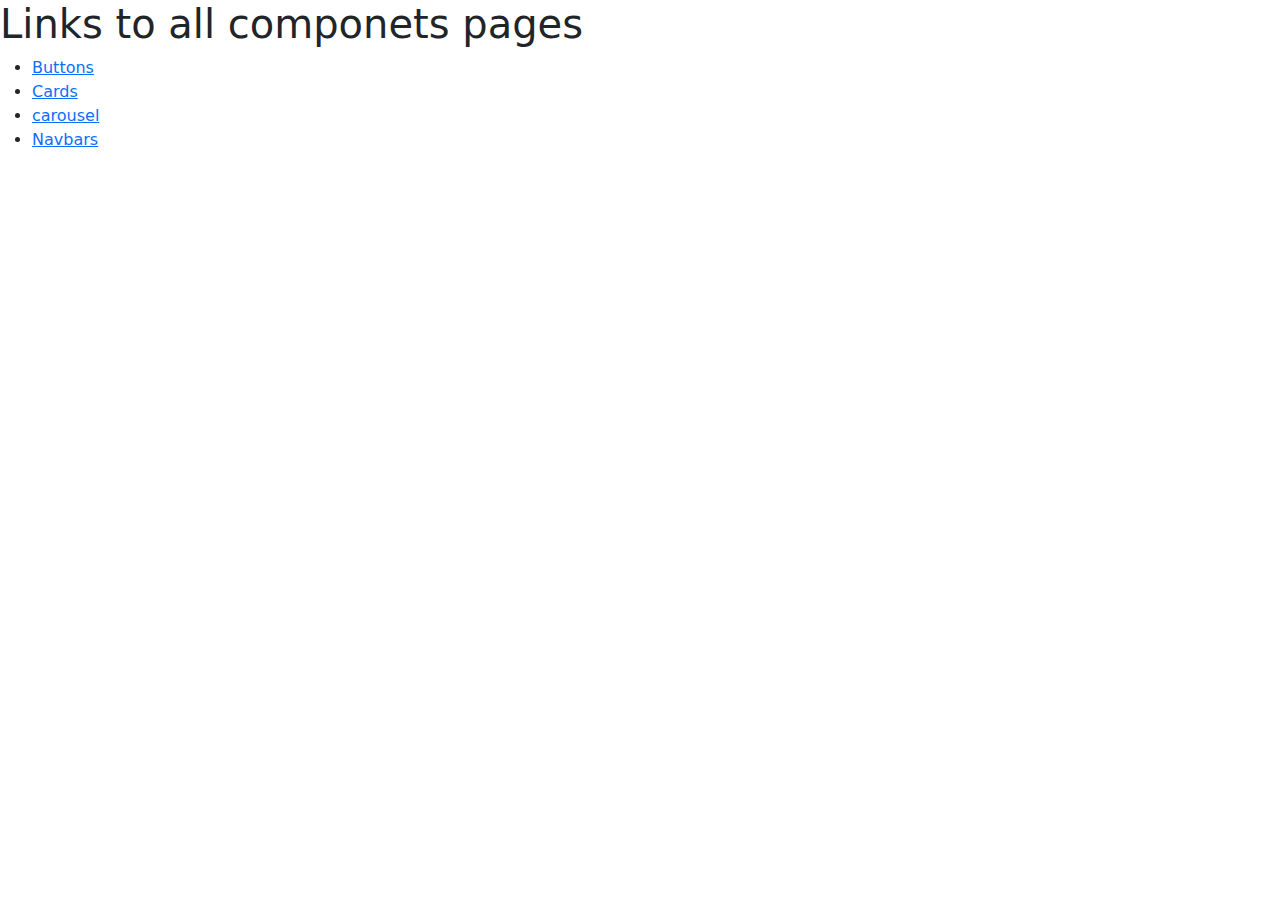
<file: index.html>
<!DOCTYPE html>
<html lang="en">

<head>
    <meta charset="utf-8">
    <meta name="viewport" content="width=device-width, initial-scale=1">
    <title></title>
    <link href="https://cdn.jsdelivr.net/npm/bootstrap@5.3.3/dist/css/bootstrap.min.css" rel="stylesheet"
        integrity="sha384-QWTKZyjpPEjISv5WaRU9OFeRpok6YctnYmDr5pNlyT2bRjXh0JMhjY6hW+ALEwIH" crossorigin="anonymous">
</head>

<body>
    <h1>Links to all componets pages</h1>
    <ul>
        <li>
            <a href="buttons.html">Buttons</a>
        </li>
        <li>
            <a href="cards.html">Cards</a>
        </li>
   
    <li>
       
           <a href="carousel.html">carousel</a>
     
    </li>

    <li>
        <a href="navbars.html">Navbars</a>
    </li>
</ul>
    <script src="https://cdn.jsdelivr.net/npm/bootstrap@5.3.3/dist/js/bootstrap.bundle.min.js"
        integrity="sha384-YvpcrYf0tY3lHB60NNkmXc5s9fDVZLESaAA55NDzOxhy9GkcIdslK1eN7N6jIeHz"
        crossorigin="anonymous"></script>
</body>

</html>
</file>
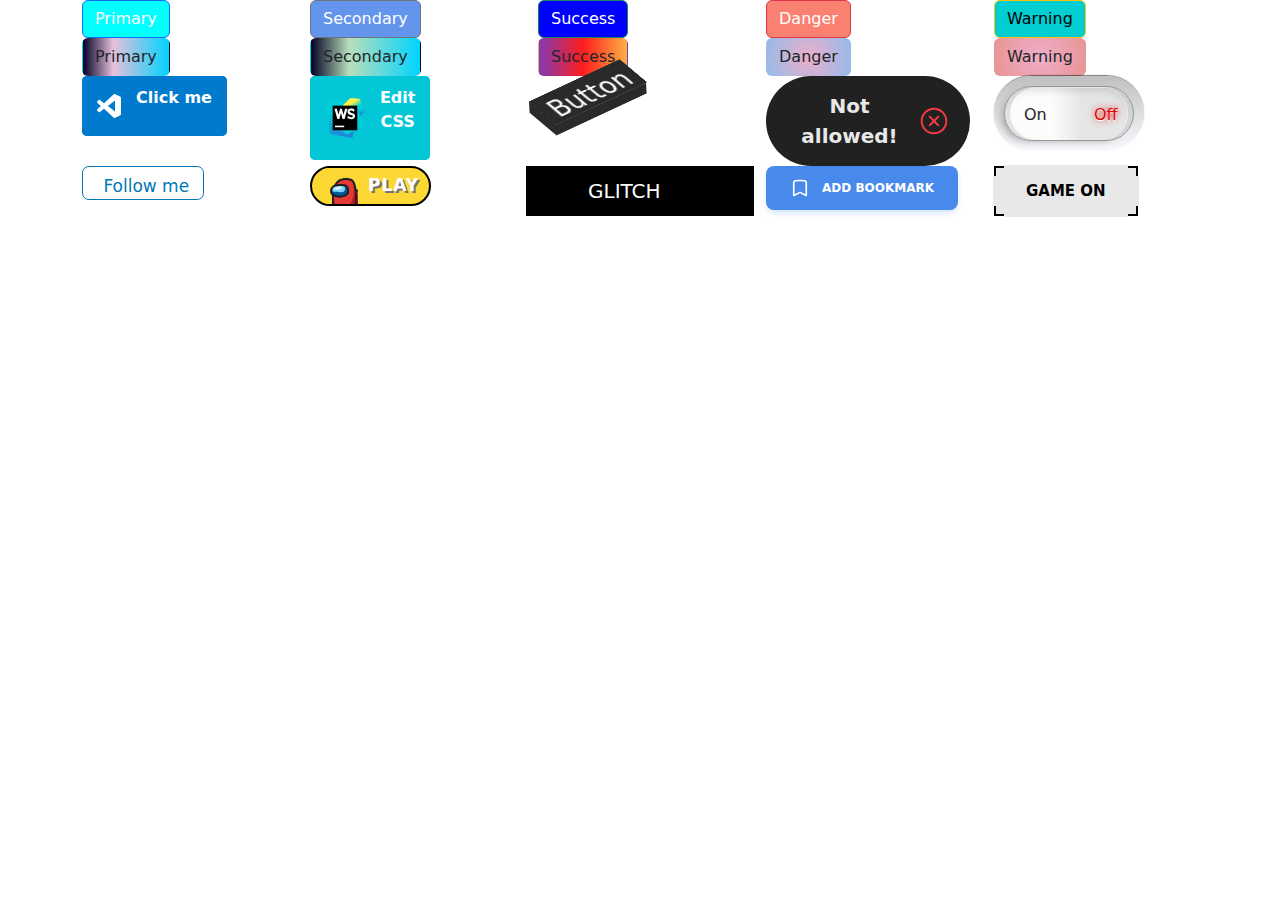
<file: buttons.html>
<!DOCTYPE html>
<html lang="en">

<head>
    <meta charset="utf-8">
    <meta name="viewport" content="width=device-width, initial-scale=1">
    <title>Bootstrap demo</title>
    <link href="https://cdn.jsdelivr.net/npm/bootstrap@5.3.3/dist/css/bootstrap.min.css" rel="stylesheet"
        integrity="sha384-QWTKZyjpPEjISv5WaRU9OFeRpok6YctnYmDr5pNlyT2bRjXh0JMhjY6hW+ALEwIH" crossorigin="anonymous">
    <link rel="stylesheet" href="css/buttons.css">
</head>

<body>
    <div class="container">
        <div class="row">
            <div class="col">
                <button type="button" class="btn btn-primary">Primary</button>
            </div>
            <div class="col">
                <button type="button" class="btn btn-secondary">Secondary</button>

            </div>
            <div class="col">
                <button type="button" class="btn btn-success">Success</button>

            </div>
            <div class="col">
                <button type="button" class="btn btn-danger">Danger</button>
            </div>
            <div class="col">
                <button type="button" class="btn btn-warning">Warning</button>
            </div>

        </div>
        <div class="row">
            <div class="col">
                <button type="button" class="btn btn-primary1">Primary</button>
            </div>
            <div class="col">
                <button type="button" class="btn btn-secondary2">Secondary</button>

            </div>
            <div class="col">
                <button type="button" class="btn btn-success3">Success</button>

            </div>
            <div class="col">
                <button type="button" class="btn btn-danger4">Danger</button>
            </div>
            <div class="col">
                <button type="button" class="btn btn-warning5">Warning</button>
            </div>
        </div>

        <div class="row">
            <div class="col">
                <button class="button1">
                    <svg xmlns="http://www.w3.org/2000/svg" fill="none" viewBox="0 0 24 24" height="24" width="24">
                        <path fill="white"
                            d="M23.15 2.587L18.21 0.210001C17.9308 0.075557 17.6167 0.031246 17.3113 0.083204C17.0058 0.135162 16.724 0.280818 16.505 0.500001L7.04499 9.13L2.92499 6.002C2.73912 5.86101 2.50976 5.78953 2.27669 5.79994C2.04363 5.81035 1.82156 5.902 1.64899 6.059L0.326993 7.261C0.223973 7.35465 0.141644 7.46878 0.0852761 7.59608C0.0289081 7.72339 -0.00025659 7.86106 -0.000350724 8.00028C-0.000444857 8.1395 0.0285336 8.27721 0.0847294 8.40459C0.140925 8.53197 0.2231 8.64621 0.325993 8.74L3.89899 12L0.325993 15.26C0.2231 15.3538 0.140925 15.468 0.0847294 15.5954C0.0285336 15.7228 -0.000444857 15.8605 -0.000350724 15.9997C-0.00025659 16.1389 0.0289081 16.2766 0.0852761 16.4039C0.141644 16.5312 0.223973 16.6454 0.326993 16.739L1.64999 17.94C1.82256 18.097 2.04463 18.1887 2.27769 18.1991C2.51076 18.2095 2.74012 18.138 2.92599 17.997L7.04599 14.869L16.506 23.499C16.7248 23.7182 17.0064 23.8639 17.3117 23.9159C17.6171 23.9679 17.931 23.9235 18.21 23.789L23.152 21.412C23.4062 21.2893 23.6207 21.0973 23.7707 20.8581C23.9207 20.619 24.0002 20.3423 24 20.06V3.939C24 3.65647 23.9203 3.37967 23.7699 3.14048C23.6195 2.90129 23.4046 2.70943 23.15 2.587ZM18.004 17.448L10.826 12L18.004 6.552V17.448Z">
                        </path>
                    </svg>
                    <p class="text">Click me</p>
                </button>
            </div>

            <div class="col">
                <button class="button2">
                    <svg xml:space="preserve" viewBox="0 0 70 70" version="1.1" xmlns="http://www.w3.org/2000/svg">
                        <linearGradient gradientUnits="userSpaceOnUse" y2="66.675" y1="1.4599" x2="43.183" x1="25.068"
                            id="c">
                            <stop offset=".2849" stop-color="#00CDD7"></stop>
                            <stop offset=".9409" stop-color="#2086D7"></stop>
                        </linearGradient>
                        <polygon fill="url(#c)" points="9.4 63.3 0 7.3 17.5 0.1 28.6 6.7 38.8 1.2 60.1 9.4 48.1 70">
                        </polygon>
                        <linearGradient gradientUnits="userSpaceOnUse" y2="54.671" y1="9.7343" x2="61.365" x1="30.72"
                            id="b">
                            <stop offset=".1398" stop-color="#FFF045"></stop>
                            <stop offset=".3656" stop-color="#00CDD7"></stop>
                        </linearGradient>
                        <polygon fill="url(#b)"
                            points="70 23.7 61 1.4 44.6 0 19.3 24.3 26.1 55.6 38.8 64.6 70 46 62.3 31.7"></polygon>
                        <linearGradient gradientUnits="userSpaceOnUse" y2="29.544" y1="15.29" x2="65.106" x1="61.082"
                            id="a">
                            <stop offset=".2849" stop-color="#00CDD7"></stop>
                            <stop offset=".9409" stop-color="#2086D7"></stop>
                        </linearGradient>
                        <polygon fill="url(#a)" points="56 20.4 62.3 31.7 70 23.7 64.4 9.8"></polygon>
                        <rect height="43.2" width="43.2" y="13.4" x="13.4"></rect>
                        <rect fill="#fff" height="2.7" width="16.2" y="48.5" x="17.5"></rect>
                        <path fill="#fff"
                            d="m38.7 34.3 2.3-2.8c1.6 1.3 3.3 2.2 5.3 2.2 1.6 0 2.5-0.6 2.5-1.7v-0.1c0-1-0.6-1.5-3.6-2.3-3.6-0.9-5.8-1.9-5.8-5.5v-0.1c0-3.3 2.6-5.4 6.2-5.4 2.6 0 4.8 0.8 6.6 2.3l-2 3c-1.6-1.1-3.1-1.8-4.6-1.8s-2.3 0.7-2.3 1.6v0.1c0 1.2 0.8 1.6 3.8 2.4 3.6 1 5.6 2.3 5.6 5.4v0.1c0 3.6-2.7 5.6-6.5 5.6-2.7-0.1-5.4-1.1-7.5-3">
                        </path>
                        <polygon fill="#fff"
                            points="35.2 19 32.5 29.4 29.5 19 26.5 19 23.4 29.4 20.7 19 16.6 19 21.7 36.9 25 36.9 28 26.5 30.9 36.9 34.3 36.9 39.4 19">
                        </polygon>
                    </svg>
                    <p class="text">Edit CSS</p>
                </button>
            </div>
            <div class="col">
                <button class="button3">
                    <span></span>
                    <span></span>
                    <span></span>
                    <span></span>
                    <span>Button</span>
                </button>
            </div>
            <div class="col">
                <button class="button4">
                    <span>Not allowed!
                    </span>
                    <span>
                        <svg xmlns="http://www.w3.org/2000/svg" viewBox="0 0 24 24" stroke-miterlimit="2"
                            stroke-linejoin="round" fill-rule="evenodd" clip-rule="evenodd">
                            <path fill-rule="nonzero"
                                d="m12.002 2.005c5.518 0 9.998 4.48 9.998 9.997 0 5.518-4.48 9.998-9.998 9.998-5.517 0-9.997-4.48-9.997-9.998 0-5.517 4.48-9.997 9.997-9.997zm0 1.5c-4.69 0-8.497 3.807-8.497 8.497s3.807 8.498 8.497 8.498 8.498-3.808 8.498-8.498-3.808-8.497-8.498-8.497zm0 7.425 2.717-2.718c.146-.146.339-.219.531-.219.404 0 .75.325.75.75 0 .193-.073.384-.219.531l-2.717 2.717 2.727 2.728c.147.147.22.339.22.531 0 .427-.349.75-.75.75-.192 0-.384-.073-.53-.219l-2.729-2.728-2.728 2.728c-.146.146-.338.219-.53.219-.401 0-.751-.323-.751-.75 0-.192.073-.384.22-.531l2.728-2.728-2.722-2.722c-.146-.147-.219-.338-.219-.531 0-.425.346-.749.75-.749.192 0 .385.073.531.219z">
                            </path>
                        </svg>
                    </span>
                </button>
            </div>
            <div class="col">
                <div class="fx-block">
                    <div class="toggle">
                        <div>
                            <input type="checkbox" id="toggles">
                            <div data-unchecked="On" data-checked="Off">
                            </div>
                        </div>
                    </div>
                </div>
            </div>
        </div>
        <div class="row">
            <div class="col">
                <button class="button5">
                    <p>Follow me</p>
                    <svg viewBox="0 0 16 16" class="bi bi-whatsapp" fill="currentColor" height="16" width="16"
                        xmlns="http://www.w3.org/2000/svg">
                        <path
                            d="M0 1.146C0 .513.526 0 1.175 0h13.65C15.474 0 16 .513 16 1.146v13.708c0 .633-.526 1.146-1.175 1.146H1.175C.526 16 0 15.487 0 14.854V1.146zm4.943 12.248V6.169H2.542v7.225h2.401zm-1.2-8.212c.837 0 1.358-.554 1.358-1.248-.015-.709-.52-1.248-1.342-1.248-.822 0-1.359.54-1.359 1.248 0 .694.521 1.248 1.327 1.248h.016zm4.908 8.212V9.359c0-.216.016-.432.08-.586.173-.431.568-.878 1.232-.878.869 0 1.216.662 1.216 1.634v3.865h2.401V9.25c0-2.22-1.184-3.252-2.764-3.252-1.274 0-1.845.7-2.165 1.193v.025h-.016a5.54 5.54 0 0 1 .016-.025V6.169h-2.4c.03.678 0 7.225 0 7.225h2.4z">
                        </path>
                    </svg>
                </button>
            </div>
            <div class="col">
                <button class="button6">
                    <svg xmlns="http://www.w3.org/2000/svg" viewBox="0 0 36 36" width="36px" height="36px">
                        <rect width="36" height="36" x="0" y="0" fill="#fdd835"></rect>
                        <path fill="#e53935"
                            d="M38.67,42H11.52C11.27,40.62,11,38.57,11,36c0-5,0-11,0-11s1.44-7.39,3.22-9.59 c1.67-2.06,2.76-3.48,6.78-4.41c3-0.7,7.13-0.23,9,1c2.15,1.42,3.37,6.67,3.81,11.29c1.49-0.3,5.21,0.2,5.5,1.28 C40.89,30.29,39.48,38.31,38.67,42z">
                        </path>
                        <path fill="#b71c1c"
                            d="M39.02,42H11.99c-0.22-2.67-0.48-7.05-0.49-12.72c0.83,4.18,1.63,9.59,6.98,9.79 c3.48,0.12,8.27,0.55,9.83-2.45c1.57-3,3.72-8.95,3.51-15.62c-0.19-5.84-1.75-8.2-2.13-8.7c0.59,0.66,3.74,4.49,4.01,11.7 c0.03,0.83,0.06,1.72,0.08,2.66c4.21-0.15,5.93,1.5,6.07,2.35C40.68,33.85,39.8,38.9,39.02,42z">
                        </path>
                        <path fill="#212121"
                            d="M35,27.17c0,3.67-0.28,11.2-0.42,14.83h-2C32.72,38.42,33,30.83,33,27.17 c0-5.54-1.46-12.65-3.55-14.02c-1.65-1.08-5.49-1.48-8.23-0.85c-3.62,0.83-4.57,1.99-6.14,3.92L15,16.32 c-1.31,1.6-2.59,6.92-3,8.96v10.8c0,2.58,0.28,4.61,0.54,5.92H10.5c-0.25-1.41-0.5-3.42-0.5-5.92l0.02-11.09 c0.15-0.77,1.55-7.63,3.43-9.94l0.08-0.09c1.65-2.03,2.96-3.63,7.25-4.61c3.28-0.76,7.67-0.25,9.77,1.13 C33.79,13.6,35,22.23,35,27.17z">
                        </path>
                        <path fill="#01579b"
                            d="M17.165,17.283c5.217-0.055,9.391,0.283,9,6.011c-0.391,5.728-8.478,5.533-9.391,5.337 c-0.913-0.196-7.826-0.043-7.696-5.337C9.209,18,13.645,17.32,17.165,17.283z">
                        </path>
                        <path fill="#212121"
                            d="M40.739,37.38c-0.28,1.99-0.69,3.53-1.22,4.62h-2.43c0.25-0.19,1.13-1.11,1.67-4.9 c0.57-4-0.23-11.79-0.93-12.78c-0.4-0.4-2.63-0.8-4.37-0.89l0.1-1.99c1.04,0.05,4.53,0.31,5.71,1.49 C40.689,24.36,41.289,33.53,40.739,37.38z">
                        </path>
                        <path fill="#81d4fa"
                            d="M10.154,20.201c0.261,2.059-0.196,3.351,2.543,3.546s8.076,1.022,9.402-0.554 c1.326-1.576,1.75-4.365-0.891-5.267C19.336,17.287,12.959,16.251,10.154,20.201z">
                        </path>
                        <path fill="#212121"
                            d="M17.615,29.677c-0.502,0-0.873-0.03-1.052-0.069c-0.086-0.019-0.236-0.035-0.434-0.06 c-5.344-0.679-8.053-2.784-8.052-6.255c0.001-2.698,1.17-7.238,8.986-7.32l0.181-0.002c3.444-0.038,6.414-0.068,8.272,1.818 c1.173,1.191,1.712,3,1.647,5.53c-0.044,1.688-0.785,3.147-2.144,4.217C22.785,29.296,19.388,29.677,17.615,29.677z M17.086,17.973 c-7.006,0.074-7.008,4.023-7.008,5.321c-0.001,3.109,3.598,3.926,6.305,4.27c0.273,0.035,0.48,0.063,0.601,0.089 c0.563,0.101,4.68,0.035,6.855-1.732c0.865-0.702,1.299-1.57,1.326-2.653c0.051-1.958-0.301-3.291-1.073-4.075 c-1.262-1.281-3.834-1.255-6.825-1.222L17.086,17.973z">
                        </path>
                        <path fill="#e1f5fe"
                            d="M15.078,19.043c1.957-0.326,5.122-0.529,4.435,1.304c-0.489,1.304-7.185,2.185-7.185,0.652 C12.328,19.467,15.078,19.043,15.078,19.043z">
                        </path>
                    </svg>
                    <span class="now">now!</span>
                    <span class="play">play</span>
                </button>

            </div>
            <div class="col black-bg">
                <button class="button7">
                    GLITCH
                </button>

            </div>

            <div class="col">
                <button class="button8">
                    <svg
                      aria-hidden="true"
                      stroke="currentColor"
                      stroke-width="2"
                      viewBox="0 0 24 24"
                      fill="none"
                      xmlns="http://www.w3.org/2000/svg"
                    >
                      <path
                        d="M17.593 3.322c1.1.128 1.907 1.077 1.907 2.185V21L12 17.25 4.5 21V5.507c0-1.108.806-2.057 1.907-2.185a48.507 48.507 0 0111.186 0z"
                        stroke-linejoin="round"
                        stroke-linecap="round"
                      ></path>
                    </svg>
                    Add Bookmark
                  </button>
                  

            </div>
            <div class="col">
                <button class="button9">
                    <span> GAME ON
                    </span>
                  </button>
                
            </div>


        </div>
    </div>



    </div>

    <script src="https://cdn.jsdelivr.net/npm/bootstrap@5.3.3/dist/js/bootstrap.bundle.min.js"
        integrity="sha384-YvpcrYf0tY3lHB60NNkmXc5s9fDVZLESaAA55NDzOxhy9GkcIdslK1eN7N6jIeHz"
        crossorigin="anonymous"></script>
</body>

</html>
</file>
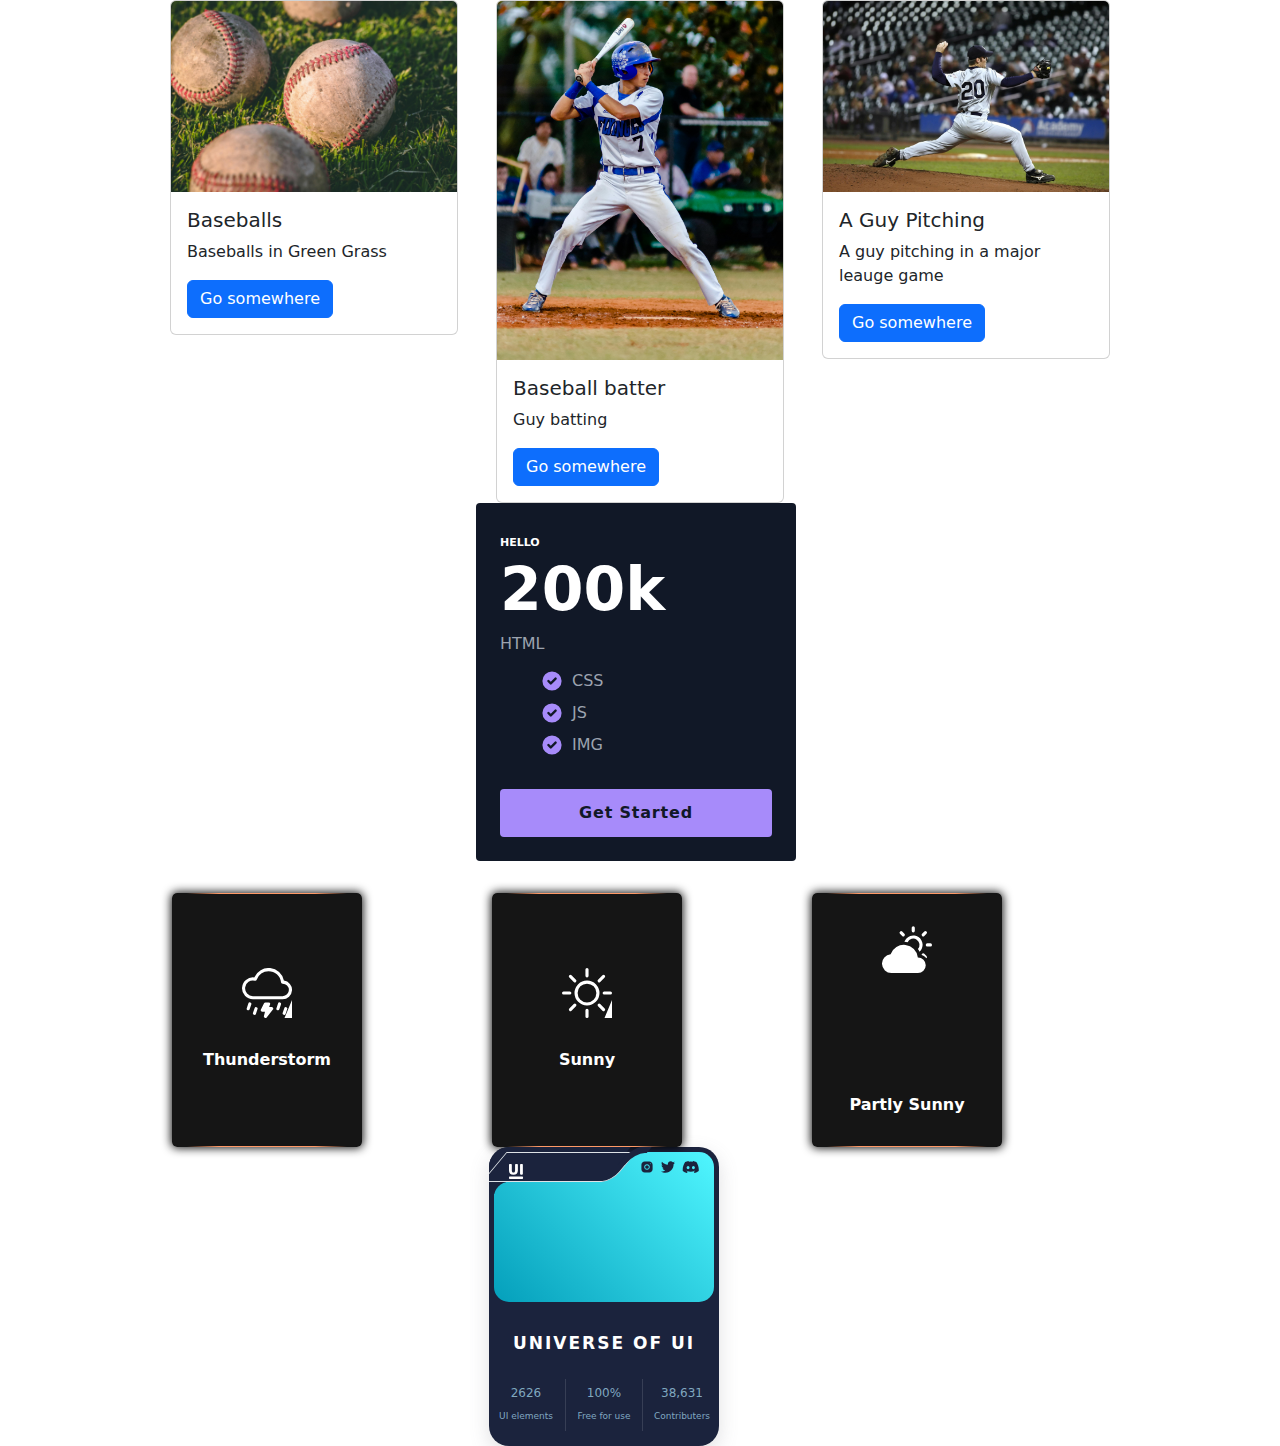
<file: cards.html>
<!DOCTYPE html>
<html lang="en">

<head>
    <meta charset="utf-8">
    <meta name="viewport" content="width=device-width, initial-scale=1">
    <title>Cards</title>
    <link href="https://cdn.jsdelivr.net/npm/bootstrap@5.3.3/dist/css/bootstrap.min.css" rel="stylesheet"
        integrity="sha384-QWTKZyjpPEjISv5WaRU9OFeRpok6YctnYmDr5pNlyT2bRjXh0JMhjY6hW+ALEwIH" crossorigin="anonymous">
    <link rel="stylesheet" href="css/cards.css">
</head>

<body>
    <div class="row justify-content-center">
        <div class="col-3">
            <div class="card" style="width: 18rem;">
                <img src="img/img1.jpg.jpg" class="card-img-top" alt="baseball">
                <div class="card-body">
                    <h5 class="card-title">Baseballs</h5>
                    <p class="card-text">Baseballs in Green Grass
                    </p>
                    <a href="#" class="btn btn-primary">Go somewhere</a>
                </div>
            </div>
        </div>
        <div class="col-3">
            <div class="card" style="width: 18rem;">
                <img src="img/pexels-mandie-inman-896567 (1).jpg" class="card-img-top" alt="baseball">
                <div class="card-body">
                    <h5 class="card-title">Baseball batter</h5>
                    <p class="card-text">Guy batting</p>
                    </p>
                    <a href="#" class="btn btn-primary">Go somewhere</a>
                </div>
            </div>
        </div>
        <div class="col-3">
            <div class="card" style="width: 18rem;">
                <img src="img/pexels-pixabay-163487 (1).jpg" class="card-img-top" alt="baseball">
                <div class="card-body">
                    <h5 class="card-title">A Guy Pitching</h5>
                    <p class="card-text">A guy pitching in a major leauge game</p>
                    <a href="#" class="btn btn-primary">Go somewhere</a>
                </div>
            </div>
        </div>
        <div class="row justify-content-center">
            <div class="col-3">
                <div class="card1">
                    <div class="header">
                        <span class="title">HELLO</span>
                        <span class="price">200k</span>
                    </div>
                    <p class="desc">HTML</p>
                    <ul class="lists">
                        <li class="list">
                            <svg xmlns="http://www.w3.org/2000/svg" viewBox="0 0 20 20" fill="currentColor">
                                <path fill-rule="evenodd"
                                    d="M10 18a8 8 0 100-16 8 8 0 000 16zm3.707-9.293a1 1 0 00-1.414-1.414L9 10.586 7.707 9.293a1 1 0 00-1.414 1.414l2 2a1 1 0 001.414 0l4-4z"
                                    clip-rule="evenodd"></path>
                            </svg>
                            <span>CSS</span>
                        </li>
                        <li class="list">
                            <svg xmlns="http://www.w3.org/2000/svg" viewBox="0 0 20 20" fill="currentColor">
                                <path fill-rule="evenodd"
                                    d="M10 18a8 8 0 100-16 8 8 0 000 16zm3.707-9.293a1 1 0 00-1.414-1.414L9 10.586 7.707 9.293a1 1 0 00-1.414 1.414l2 2a1 1 0 001.414 0l4-4z"
                                    clip-rule="evenodd"></path>
                            </svg>
                            <span>JS</span>
                        </li>
                        <li class="list">
                            <svg xmlns="http://www.w3.org/2000/svg" viewBox="0 0 20 20" fill="currentColor">
                                <path fill-rule="evenodd"
                                    d="M10 18a8 8 0 100-16 8 8 0 000 16zm3.707-9.293a1 1 0 00-1.414-1.414L9 10.586 7.707 9.293a1 1 0 00-1.414 1.414l2 2a1 1 0 001.414 0l4-4z"
                                    clip-rule="evenodd"></path>
                            </svg>
                            <span>IMG</span>
                        </li>
                    </ul>
                    <button type="button" class="action">Get Started</button>
                </div>
            </div>
        </div>
        <div class="row justify-content-center">
            <div class="col-3">
                <div class="card2">
                    <div class="content">
                        <div class="back">
                            <div class="back-content">
                                <svg xmlns="http://www.w3.org/2000/svg" width="50" height="50" fill="currentColor"
                                    class="bi bi-cloud-lightning-rain" viewBox="0 0 16 16">
                                    <path
                                        d="M2.658 11.026a.5.5 0 0 1 .316.632l-.5 1.5a.5.5 0 1 1-.948-.316l.5-1.5a.5.5 0 0 1 .632-.316m9.5 0a.5.5 0 0 1 .316.632l-.5 1.5a.5.5 0 1 1-.948-.316l.5-1.5a.5.5 0 0 1 .632-.316m-7.5 1.5a.5.5 0 0 1 .316.632l-.5 1.5a.5.5 0 1 1-.948-.316l.5-1.5a.5.5 0 0 1 .632-.316m9.5 0a.5.5 0 0 1 .316.632l-.5 1.5a.5.5 0 1 1-.948-.316l.5-1.5a.5.5 0 0 1 .632-.316m-.753-8.499a5.001 5.001 0 0 0-9.499-1.004A3.5 3.5 0 1 0 3.5 10H13a3 3 0 0 0 .405-5.973M8.5 1a4 4 0 0 1 3.976 3.555.5.5 0 0 0 .5.445H13a2 2 0 0 1 0 4H3.5a2.5 2.5 0 1 1 .605-4.926.5.5 0 0 0 .596-.329A4 4 0 0 1 8.5 1M7.053 11.276A.5.5 0 0 1 7.5 11h1a.5.5 0 0 1 .474.658l-.28.842H9.5a.5.5 0 0 1 .39.812l-2 2.5a.5.5 0 0 1-.875-.433L7.36 14H6.5a.5.5 0 0 1-.447-.724z" />


                                    <g stroke-width="0" id="SVGRepo_bgCarrier"></g>

                                    <g stroke-linejoin="round" stroke-linecap="round" id="SVGRepo_tracerCarrier"></g>

                                    <g id="SVGRepo_iconCarrier">

                                        <path
                                            d="M20.84375 0.03125C20.191406 0.0703125 19.652344 0.425781 19.21875 1.53125C18.988281 2.117188 18.5 3.558594 18.03125 4.9375C17.792969 5.636719 17.570313 6.273438 17.40625 6.75C17.390625 6.796875 17.414063 6.855469 17.40625 6.90625C17.398438 6.925781 17.351563 6.949219 17.34375 6.96875L17.25 7.25C18.566406 7.65625 19.539063 8.058594 19.625 8.09375C22.597656 9.21875 28.351563 11.847656 33.28125 16.78125C38.5 22 41.183594 28.265625 42.09375 30.71875C42.113281 30.761719 42.375 31.535156 42.75 32.84375C42.757813 32.839844 42.777344 32.847656 42.78125 32.84375C43.34375 32.664063 44.953125 32.09375 46.3125 31.625C47.109375 31.351563 47.808594 31.117188 48.15625 31C49.003906 30.714844 49.542969 30.292969 49.8125 29.6875C50.074219 29.109375 50.066406 28.429688 49.75 27.6875C49.605469 27.347656 49.441406 26.917969 49.25 26.4375C47.878906 23.007813 45.007813 15.882813 39.59375 10.46875C33.613281 4.484375 25.792969 1.210938 22.125 0.21875C21.648438 0.0898438 21.234375 0.0078125 20.84375 0.03125 Z M 16.46875 9.09375L0.0625 48.625C-0.09375 48.996094 -0.00390625 49.433594 0.28125 49.71875C0.472656 49.910156 0.738281 50 1 50C1.128906 50 1.253906 49.988281 1.375 49.9375L40.90625 33.59375C40.523438 32.242188 40.222656 31.449219 40.21875 31.4375C39.351563 29.089844 36.816406 23.128906 31.875 18.1875C27.035156 13.34375 21.167969 10.804688 18.875 9.9375C18.84375 9.925781 17.8125 9.5 16.46875 9.09375 Z M 17 16C19.761719 16 22 18.238281 22 21C22 23.761719 19.761719 26 17 26C15.140625 26 13.550781 24.972656 12.6875 23.46875L15.6875 16.1875C16.101563 16.074219 16.550781 16 17 16 Z M 31 22C32.65625 22 34 23.34375 34 25C34 25.917969 33.585938 26.730469 32.9375 27.28125L32.90625 27.28125C33.570313 27.996094 34 28.949219 34 30C34 32.210938 32.210938 34 30 34C27.789063 34 26 32.210938 26 30C26 28.359375 26.996094 26.960938 28.40625 26.34375L28.3125 26.3125C28.117188 25.917969 28 25.472656 28 25C28 23.34375 29.34375 22 31 22 Z M 21 32C23.210938 32 25 33.789063 25 36C25 36.855469 24.710938 37.660156 24.25 38.3125L20.3125 39.9375C18.429688 39.609375 17 37.976563 17 36C17 33.789063 18.789063 32 21 32 Z M 9 34C10.65625 34 12 35.34375 12 37C12 38.65625 10.65625 40 9 40C7.902344 40 6.960938 39.414063 6.4375 38.53125L8.25 34.09375C8.488281 34.03125 8.742188 34 9 34Z">
                                        </path>

                                    </g>

                                </svg>
                                <strong>Thunderstorm</strong>
                            </div>
                        </div>
                        <div class="front">

                            <div class="img">
                                <div class="circle">
                                </div>
                                <div class="circle" id="right">
                                </div>
                                <div class="circle" id="bottom">
                                </div>
                            </div>

                            <div class="front-content">
                                <small class="badge">High 68°</small>
                                <small class="badge">Low 49°</small>
                                <div class="description">
                                    <div class="title">
                                        <p class="title">
                                            <strong>Thunderstorms</strong>
                                        </p>
                                        <svg fill-rule="nonzero" height="15px" width="15px" viewBox="0,0,256,256"
                                            xmlns:xlink="http://www.w3.org/1999/xlink"
                                            xmlns="http://www.w3.org/2000/svg">
                                            <g style="mix-blend-mode: normal" text-anchor="none" font-size="none"
                                                font-weight="none" font-family="none" stroke-dashoffset="0"
                                                stroke-dasharray="" stroke-miterlimit="10" stroke-linejoin="miter"
                                                stroke-linecap="butt" stroke-width="1" stroke="none" fill-rule="nonzero"
                                                fill="#20c997">
                                                <g transform="scale(8,8)">
                                                    <path d="M25,27l-9,-6.75l-9,6.75v-23h18z"></path>
                                                </g>
                                            </g>
                                        </svg>
                                    </div>
                                    <p class="card-footer">
                                        Todays Low will be 49° with the High being 68° with scatterd thunderstoms
                                        throughout the state. &nbsp;
                                    </p>
                                </div>
                            </div>
                        </div>
                    </div>
                </div>
            </div>
            <div class="col-3">
                <div class="card2">
                    <div class="content">
                        <div class="back">
                            <div class="back-content">
                                <svg xmlns="http://www.w3.org/2000/svg" width="50" height="50" fill="currentColor"
                                    class="bi bi-brightness-high" viewBox="0 0 16 16">
                                    <path
                                        d="M8 11a3 3 0 1 1 0-6 3 3 0 0 1 0 6m0 1a4 4 0 1 0 0-8 4 4 0 0 0 0 8M8 0a.5.5 0 0 1 .5.5v2a.5.5 0 0 1-1 0v-2A.5.5 0 0 1 8 0m0 13a.5.5 0 0 1 .5.5v2a.5.5 0 0 1-1 0v-2A.5.5 0 0 1 8 13m8-5a.5.5 0 0 1-.5.5h-2a.5.5 0 0 1 0-1h2a.5.5 0 0 1 .5.5M3 8a.5.5 0 0 1-.5.5h-2a.5.5 0 0 1 0-1h2A.5.5 0 0 1 3 8m10.657-5.657a.5.5 0 0 1 0 .707l-1.414 1.415a.5.5 0 1 1-.707-.708l1.414-1.414a.5.5 0 0 1 .707 0m-9.193 9.193a.5.5 0 0 1 0 .707L3.05 13.657a.5.5 0 0 1-.707-.707l1.414-1.414a.5.5 0 0 1 .707 0m9.193 2.121a.5.5 0 0 1-.707 0l-1.414-1.414a.5.5 0 0 1 .707-.707l1.414 1.414a.5.5 0 0 1 0 .707M4.464 4.465a.5.5 0 0 1-.707 0L2.343 3.05a.5.5 0 1 1 .707-.707l1.414 1.414a.5.5 0 0 1 0 .708" />



                                    <g stroke-width="0" id="SVGRepo_bgCarrier"></g>

                                    <g stroke-linejoin="round" stroke-linecap="round" id="SVGRepo_tracerCarrier"></g>

                                    <g id="SVGRepo_iconCarrier">

                                        <path
                                            d="M20.84375 0.03125C20.191406 0.0703125 19.652344 0.425781 19.21875 1.53125C18.988281 2.117188 18.5 3.558594 18.03125 4.9375C17.792969 5.636719 17.570313 6.273438 17.40625 6.75C17.390625 6.796875 17.414063 6.855469 17.40625 6.90625C17.398438 6.925781 17.351563 6.949219 17.34375 6.96875L17.25 7.25C18.566406 7.65625 19.539063 8.058594 19.625 8.09375C22.597656 9.21875 28.351563 11.847656 33.28125 16.78125C38.5 22 41.183594 28.265625 42.09375 30.71875C42.113281 30.761719 42.375 31.535156 42.75 32.84375C42.757813 32.839844 42.777344 32.847656 42.78125 32.84375C43.34375 32.664063 44.953125 32.09375 46.3125 31.625C47.109375 31.351563 47.808594 31.117188 48.15625 31C49.003906 30.714844 49.542969 30.292969 49.8125 29.6875C50.074219 29.109375 50.066406 28.429688 49.75 27.6875C49.605469 27.347656 49.441406 26.917969 49.25 26.4375C47.878906 23.007813 45.007813 15.882813 39.59375 10.46875C33.613281 4.484375 25.792969 1.210938 22.125 0.21875C21.648438 0.0898438 21.234375 0.0078125 20.84375 0.03125 Z M 16.46875 9.09375L0.0625 48.625C-0.09375 48.996094 -0.00390625 49.433594 0.28125 49.71875C0.472656 49.910156 0.738281 50 1 50C1.128906 50 1.253906 49.988281 1.375 49.9375L40.90625 33.59375C40.523438 32.242188 40.222656 31.449219 40.21875 31.4375C39.351563 29.089844 36.816406 23.128906 31.875 18.1875C27.035156 13.34375 21.167969 10.804688 18.875 9.9375C18.84375 9.925781 17.8125 9.5 16.46875 9.09375 Z M 17 16C19.761719 16 22 18.238281 22 21C22 23.761719 19.761719 26 17 26C15.140625 26 13.550781 24.972656 12.6875 23.46875L15.6875 16.1875C16.101563 16.074219 16.550781 16 17 16 Z M 31 22C32.65625 22 34 23.34375 34 25C34 25.917969 33.585938 26.730469 32.9375 27.28125L32.90625 27.28125C33.570313 27.996094 34 28.949219 34 30C34 32.210938 32.210938 34 30 34C27.789063 34 26 32.210938 26 30C26 28.359375 26.996094 26.960938 28.40625 26.34375L28.3125 26.3125C28.117188 25.917969 28 25.472656 28 25C28 23.34375 29.34375 22 31 22 Z M 21 32C23.210938 32 25 33.789063 25 36C25 36.855469 24.710938 37.660156 24.25 38.3125L20.3125 39.9375C18.429688 39.609375 17 37.976563 17 36C17 33.789063 18.789063 32 21 32 Z M 9 34C10.65625 34 12 35.34375 12 37C12 38.65625 10.65625 40 9 40C7.902344 40 6.960938 39.414063 6.4375 38.53125L8.25 34.09375C8.488281 34.03125 8.742188 34 9 34Z">
                                        </path>

                                    </g>

                                </svg>
                                <strong>Sunny</strong>
                            </div>
                        </div>
                        <div class="front">

                            <div class="img">
                                <div class="circle">
                                </div>
                                <div class="circle" id="right">
                                </div>
                                <div class="circle" id="bottom">
                                </div>
                            </div>

                            <div class="front-content">
                                <small class="badge">High 75°</small>
                                <small class="badge">Low 55°</small>
                                <div class="description">
                                    <div class="title">
                                        <p class="title">
                                            <strong>Very Sunny</strong>
                                        </p>
                                        <svg fill-rule="nonzero" height="15px" width="15px" viewBox="0,0,256,256"
                                            xmlns:xlink="http://www.w3.org/1999/xlink"
                                            xmlns="http://www.w3.org/2000/svg">
                                            <g style="mix-blend-mode: normal" text-anchor="none" font-size="none"
                                                font-weight="none" font-family="none" stroke-dashoffset="0"
                                                stroke-dasharray="" stroke-miterlimit="10" stroke-linejoin="miter"
                                                stroke-linecap="butt" stroke-width="1" stroke="none" fill-rule="nonzero"
                                                fill="#20c997">
                                                <g transform="scale(8,8)">
                                                    <path d="M25,27l-9,-6.75l-9,6.75v-23h18z"></path>
                                                </g>
                                            </g>
                                        </svg>
                                    </div>
                                    <p class="card-footer">
                                        Todays high will be 75 degrees with a low of 55 and very sunny throughout the
                                        the day. &nbsp;
                                    </p>
                                </div>
                            </div>
                        </div>
                    </div>
                </div>
            </div>
            <div class="col-3">
                <div class="card2">
                    <div class="content">
                        <div class="back">
                            <div class="back-content">
                                <svg xmlns="http://www.w3.org/2000/svg" width="50" height="50" fill="currentColor"
                                    class="bi bi-cloud-sun-fill" viewBox="0 0 16 16">
                                    <path d="M11.473 11a4.5 4.5 0 0 0-8.72-.99A3 3 0 0 0 3 16h8.5a2.5 2.5 0 0 0 0-5z" />
                                    <path
                                        d="M10.5 1.5a.5.5 0 0 0-1 0v1a.5.5 0 0 0 1 0zm3.743 1.964a.5.5 0 1 0-.707-.707l-.708.707a.5.5 0 0 0 .708.708zm-7.779-.707a.5.5 0 0 0-.707.707l.707.708a.5.5 0 1 0 .708-.708zm1.734 3.374a2 2 0 1 1 3.296 2.198q.3.423.516.898a3 3 0 1 0-4.84-3.225q.529.017 1.028.129m4.484 4.074c.6.215 1.125.59 1.522 1.072a.5.5 0 0 0 .039-.742l-.707-.707a.5.5 0 0 0-.854.377M14.5 6.5a.5.5 0 0 0 0 1h1a.5.5 0 0 0 0-1z" />
                                </svg>



                                <g stroke-width="0" id="SVGRepo_bgCarrier"></g>

                                <g stroke-linejoin="round" stroke-linecap="round" id="SVGRepo_tracerCarrier"></g>

                                <g id="SVGRepo_iconCarrier">

                                    <path
                                        d="M20.84375 0.03125C20.191406 0.0703125 19.652344 0.425781 19.21875 1.53125C18.988281 2.117188 18.5 3.558594 18.03125 4.9375C17.792969 5.636719 17.570313 6.273438 17.40625 6.75C17.390625 6.796875 17.414063 6.855469 17.40625 6.90625C17.398438 6.925781 17.351563 6.949219 17.34375 6.96875L17.25 7.25C18.566406 7.65625 19.539063 8.058594 19.625 8.09375C22.597656 9.21875 28.351563 11.847656 33.28125 16.78125C38.5 22 41.183594 28.265625 42.09375 30.71875C42.113281 30.761719 42.375 31.535156 42.75 32.84375C42.757813 32.839844 42.777344 32.847656 42.78125 32.84375C43.34375 32.664063 44.953125 32.09375 46.3125 31.625C47.109375 31.351563 47.808594 31.117188 48.15625 31C49.003906 30.714844 49.542969 30.292969 49.8125 29.6875C50.074219 29.109375 50.066406 28.429688 49.75 27.6875C49.605469 27.347656 49.441406 26.917969 49.25 26.4375C47.878906 23.007813 45.007813 15.882813 39.59375 10.46875C33.613281 4.484375 25.792969 1.210938 22.125 0.21875C21.648438 0.0898438 21.234375 0.0078125 20.84375 0.03125 Z M 16.46875 9.09375L0.0625 48.625C-0.09375 48.996094 -0.00390625 49.433594 0.28125 49.71875C0.472656 49.910156 0.738281 50 1 50C1.128906 50 1.253906 49.988281 1.375 49.9375L40.90625 33.59375C40.523438 32.242188 40.222656 31.449219 40.21875 31.4375C39.351563 29.089844 36.816406 23.128906 31.875 18.1875C27.035156 13.34375 21.167969 10.804688 18.875 9.9375C18.84375 9.925781 17.8125 9.5 16.46875 9.09375 Z M 17 16C19.761719 16 22 18.238281 22 21C22 23.761719 19.761719 26 17 26C15.140625 26 13.550781 24.972656 12.6875 23.46875L15.6875 16.1875C16.101563 16.074219 16.550781 16 17 16 Z M 31 22C32.65625 22 34 23.34375 34 25C34 25.917969 33.585938 26.730469 32.9375 27.28125L32.90625 27.28125C33.570313 27.996094 34 28.949219 34 30C34 32.210938 32.210938 34 30 34C27.789063 34 26 32.210938 26 30C26 28.359375 26.996094 26.960938 28.40625 26.34375L28.3125 26.3125C28.117188 25.917969 28 25.472656 28 25C28 23.34375 29.34375 22 31 22 Z M 21 32C23.210938 32 25 33.789063 25 36C25 36.855469 24.710938 37.660156 24.25 38.3125L20.3125 39.9375C18.429688 39.609375 17 37.976563 17 36C17 33.789063 18.789063 32 21 32 Z M 9 34C10.65625 34 12 35.34375 12 37C12 38.65625 10.65625 40 9 40C7.902344 40 6.960938 39.414063 6.4375 38.53125L8.25 34.09375C8.488281 34.03125 8.742188 34 9 34Z">
                                    </path>

                                </g>
                                </svg>
                                <strong>Partly Sunny</strong>
                            </div>
                        </div>
                        <div class="front">

                            <div class="img">
                                <div class="circle">
                                </div>
                                <div class="circle" id="right">
                                </div>
                                <div class="circle" id="bottom">
                                </div>
                            </div>

                            <div class="front-content">
                                <small class="badge">High 65°</small>
                                <small class="badge">Low 45°</small>
                                <div class="description">
                                    <div class="title">
                                        <p class="title">
                                            <strong>partly Sunny</strong>
                                        </p>
                                        <svg fill-rule="nonzero" height="15px" width="15px" viewBox="0,0,256,256"
                                            xmlns:xlink="http://www.w3.org/1999/xlink"
                                            xmlns="http://www.w3.org/2000/svg">
                                            <g style="mix-blend-mode: normal" text-anchor="none" font-size="none"
                                                font-weight="none" font-family="none" stroke-dashoffset="0"
                                                stroke-dasharray="" stroke-miterlimit="10" stroke-linejoin="miter"
                                                stroke-linecap="butt" stroke-width="1" stroke="none" fill-rule="nonzero"
                                                fill="#20c997">
                                                <g transform="scale(8,8)">
                                                    <path d="M25,27l-9,-6.75l-9,6.75v-23h18z"></path>
                                                </g>
                                            </g>
                                        </svg>
                                    </div>
                                    <p class="card-footer">
                                        Todays high will be 65 degrees with a low of 45 and partly sunny throughout the
                                        the day. &nbsp;
                                    </p>
                                </div>
                            </div>
                        </div>
                    </div>
                </div>
            </div>
        </div>
    </div>

    <div class="row justify-content-center">
        <div class="col-3">
            <div class="card5">
                <div class="top-section">
                    <div class="border"></div>
                    <div class="icons">
                        <div class="logo">
                            <svg xmlns="http://www.w3.org/2000/svg" fill="none" viewBox="0 0 94 94" class="svg">
                                <path fill="white"
                                    d="M38.0481 4.82927C38.0481 2.16214 40.018 0 42.4481 0H51.2391C53.6692 0 55.6391 2.16214 55.6391 4.82927V40.1401C55.6391 48.8912 53.2343 55.6657 48.4248 60.4636C43.6153 65.2277 36.7304 67.6098 27.7701 67.6098C18.8099 67.6098 11.925 65.2953 7.11548 60.6663C2.37183 56.0036 3.8147e-06 49.2967 3.8147e-06 40.5456V4.82927C3.8147e-06 2.16213 1.96995 0 4.4 0H13.2405C15.6705 0 17.6405 2.16214 17.6405 4.82927V39.1265C17.6405 43.7892 18.4805 47.2018 20.1605 49.3642C21.8735 51.5267 24.4759 52.6079 27.9678 52.6079C31.4596 52.6079 34.0127 51.5436 35.6268 49.4149C37.241 47.2863 38.0481 43.8399 38.0481 39.0758V4.82927Z">
                                </path>
                                <path fill="white"
                                    d="M86.9 61.8682C86.9 64.5353 84.9301 66.6975 82.5 66.6975H73.6595C71.2295 66.6975 69.2595 64.5353 69.2595 61.8682V4.82927C69.2595 2.16214 71.2295 0 73.6595 0H82.5C84.9301 0 86.9 2.16214 86.9 4.82927V61.8682Z">
                                </path>
                                <path fill="white"
                                    d="M2.86102e-06 83.2195C2.86102e-06 80.5524 1.96995 78.3902 4.4 78.3902H83.6C86.0301 78.3902 88 80.5524 88 83.2195V89.1707C88 91.8379 86.0301 94 83.6 94H4.4C1.96995 94 0 91.8379 0 89.1707L2.86102e-06 83.2195Z">
                                </path>
                            </svg>
                        </div>
                        <div class="social-media">
                            <svg xmlns="http://www.w3.org/2000/svg" viewBox="0 0 30 30" class="svg">
                                <path
                                    d="M 9.9980469 3 C 6.1390469 3 3 6.1419531 3 10.001953 L 3 20.001953 C 3 23.860953 6.1419531 27 10.001953 27 L 20.001953 27 C 23.860953 27 27 23.858047 27 19.998047 L 27 9.9980469 C 27 6.1390469 23.858047 3 19.998047 3 L 9.9980469 3 z M 22 7 C 22.552 7 23 7.448 23 8 C 23 8.552 22.552 9 22 9 C 21.448 9 21 8.552 21 8 C 21 7.448 21.448 7 22 7 z M 15 9 C 18.309 9 21 11.691 21 15 C 21 18.309 18.309 21 15 21 C 11.691 21 9 18.309 9 15 C 9 11.691 11.691 9 15 9 z M 15 11 A 4 4 0 0 0 11 15 A 4 4 0 0 0 15 19 A 4 4 0 0 0 19 15 A 4 4 0 0 0 15 11 z">
                                </path>
                            </svg>
                            <svg class="svg" xmlns="http://www.w3.org/2000/svg" viewBox="0 0 512 512">
                                <path
                                    d="M459.37 151.716c.325 4.548.325 9.097.325 13.645 0 138.72-105.583 298.558-298.558 298.558-59.452 0-114.68-17.219-161.137-47.106 8.447.974 16.568 1.299 25.34 1.299 49.055 0 94.213-16.568 130.274-44.832-46.132-.975-84.792-31.188-98.112-72.772 6.498.974 12.995 1.624 19.818 1.624 9.421 0 18.843-1.3 27.614-3.573-48.081-9.747-84.143-51.98-84.143-102.985v-1.299c13.969 7.797 30.214 12.67 47.431 13.319-28.264-18.843-46.781-51.005-46.781-87.391 0-19.492 5.197-37.36 14.294-52.954 51.655 63.675 129.3 105.258 216.365 109.807-1.624-7.797-2.599-15.918-2.599-24.04 0-57.828 46.782-104.934 104.934-104.934 30.213 0 57.502 12.67 76.67 33.137 23.715-4.548 46.456-13.32 66.599-25.34-7.798 24.366-24.366 44.833-46.132 57.827 21.117-2.273 41.584-8.122 60.426-16.243-14.292 20.791-32.161 39.308-52.628 54.253z">
                                </path>
                            </svg>
                            <svg class="svg" xmlns="http://www.w3.org/2000/svg" viewBox="0 0 640 512">
                                <path
                                    d="M524.531,69.836a1.5,1.5,0,0,0-.764-.7A485.065,485.065,0,0,0,404.081,32.03a1.816,1.816,0,0,0-1.923.91,337.461,337.461,0,0,0-14.9,30.6,447.848,447.848,0,0,0-134.426,0,309.541,309.541,0,0,0-15.135-30.6,1.89,1.89,0,0,0-1.924-.91A483.689,483.689,0,0,0,116.085,69.137a1.712,1.712,0,0,0-.788.676C39.068,183.651,18.186,294.69,28.43,404.354a2.016,2.016,0,0,0,.765,1.375A487.666,487.666,0,0,0,176.02,479.918a1.9,1.9,0,0,0,2.063-.676A348.2,348.2,0,0,0,208.12,430.4a1.86,1.86,0,0,0-1.019-2.588,321.173,321.173,0,0,1-45.868-21.853,1.885,1.885,0,0,1-.185-3.126c3.082-2.309,6.166-4.711,9.109-7.137a1.819,1.819,0,0,1,1.9-.256c96.229,43.917,200.41,43.917,295.5,0a1.812,1.812,0,0,1,1.924.233c2.944,2.426,6.027,4.851,9.132,7.16a1.884,1.884,0,0,1-.162,3.126,301.407,301.407,0,0,1-45.89,21.83,1.875,1.875,0,0,0-1,2.611,391.055,391.055,0,0,0,30.014,48.815,1.864,1.864,0,0,0,2.063.7A486.048,486.048,0,0,0,610.7,405.729a1.882,1.882,0,0,0,.765-1.352C623.729,277.594,590.933,167.465,524.531,69.836ZM222.491,337.58c-28.972,0-52.844-26.587-52.844-59.239S193.056,219.1,222.491,219.1c29.665,0,53.306,26.82,52.843,59.239C275.334,310.993,251.924,337.58,222.491,337.58Zm195.38,0c-28.971,0-52.843-26.587-52.843-59.239S388.437,219.1,417.871,219.1c29.667,0,53.307,26.82,52.844,59.239C470.715,310.993,447.538,337.58,417.871,337.58Z">
                                </path>
                            </svg>
                        </div>
                    </div>
                </div>
                <div class="bottom-section">
                    <span class="title">UNIVERSE OF UI</span>
                    <div class="row row1">
                        <div class="item">
                            <span class="big-text">2626</span>
                            <span class="regular-text">UI elements</span>
                        </div>
                        <div class="item">
                            <span class="big-text">100%</span>
                            <span class="regular-text">Free for use</span>
                        </div>
                        <div class="item">
                            <span class="big-text">38,631</span>
                            <span class="regular-text">Contributers</span>
                        </div>
                    </div>
                </div>
            </div>
        </div>
    </div>


    <script src="https://cdn.jsdelivr.net/npm/bootstrap@5.3.3/dist/js/bootstrap.bundle.min.js"
        integrity="sha384-YvpcrYf0tY3lHB60NNkmXc5s9fDVZLESaAA55NDzOxhy9GkcIdslK1eN7N6jIeHz"
        crossorigin="anonymous"></script>
</body>

</html>
</file>
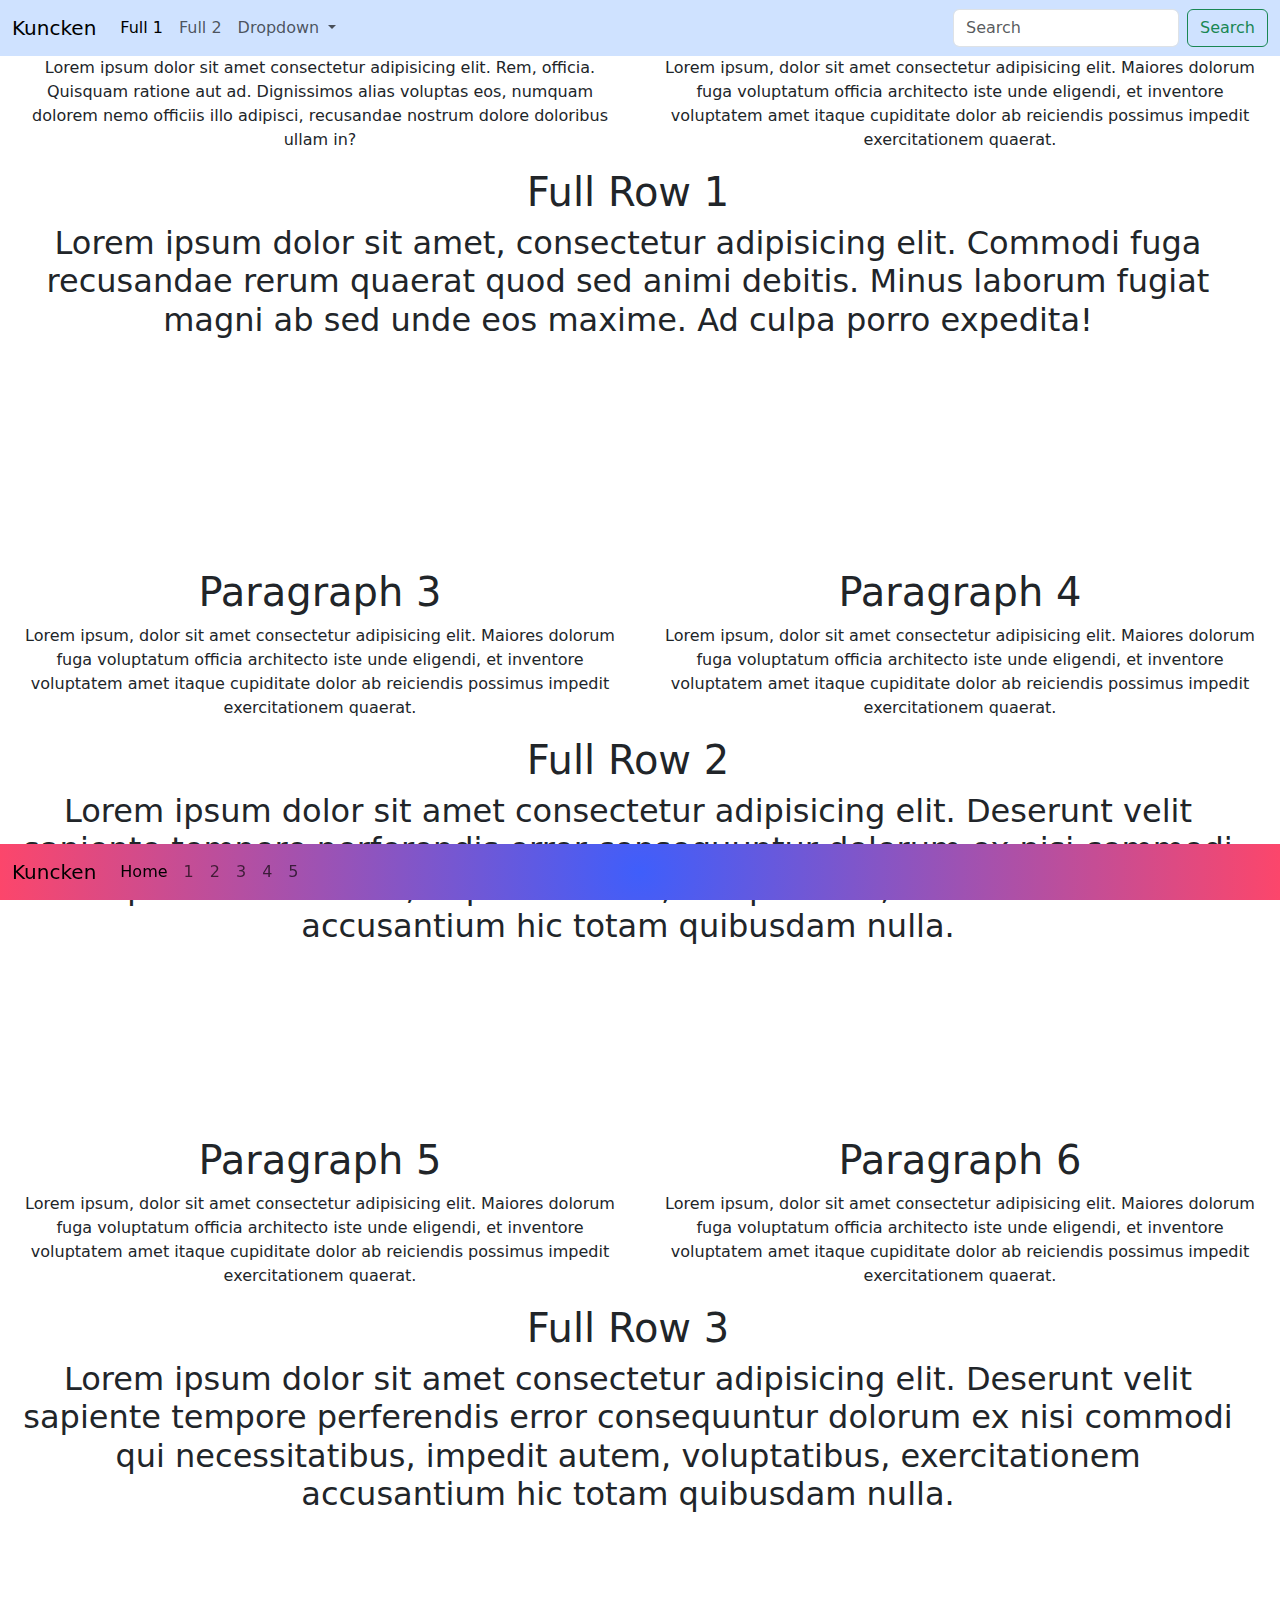
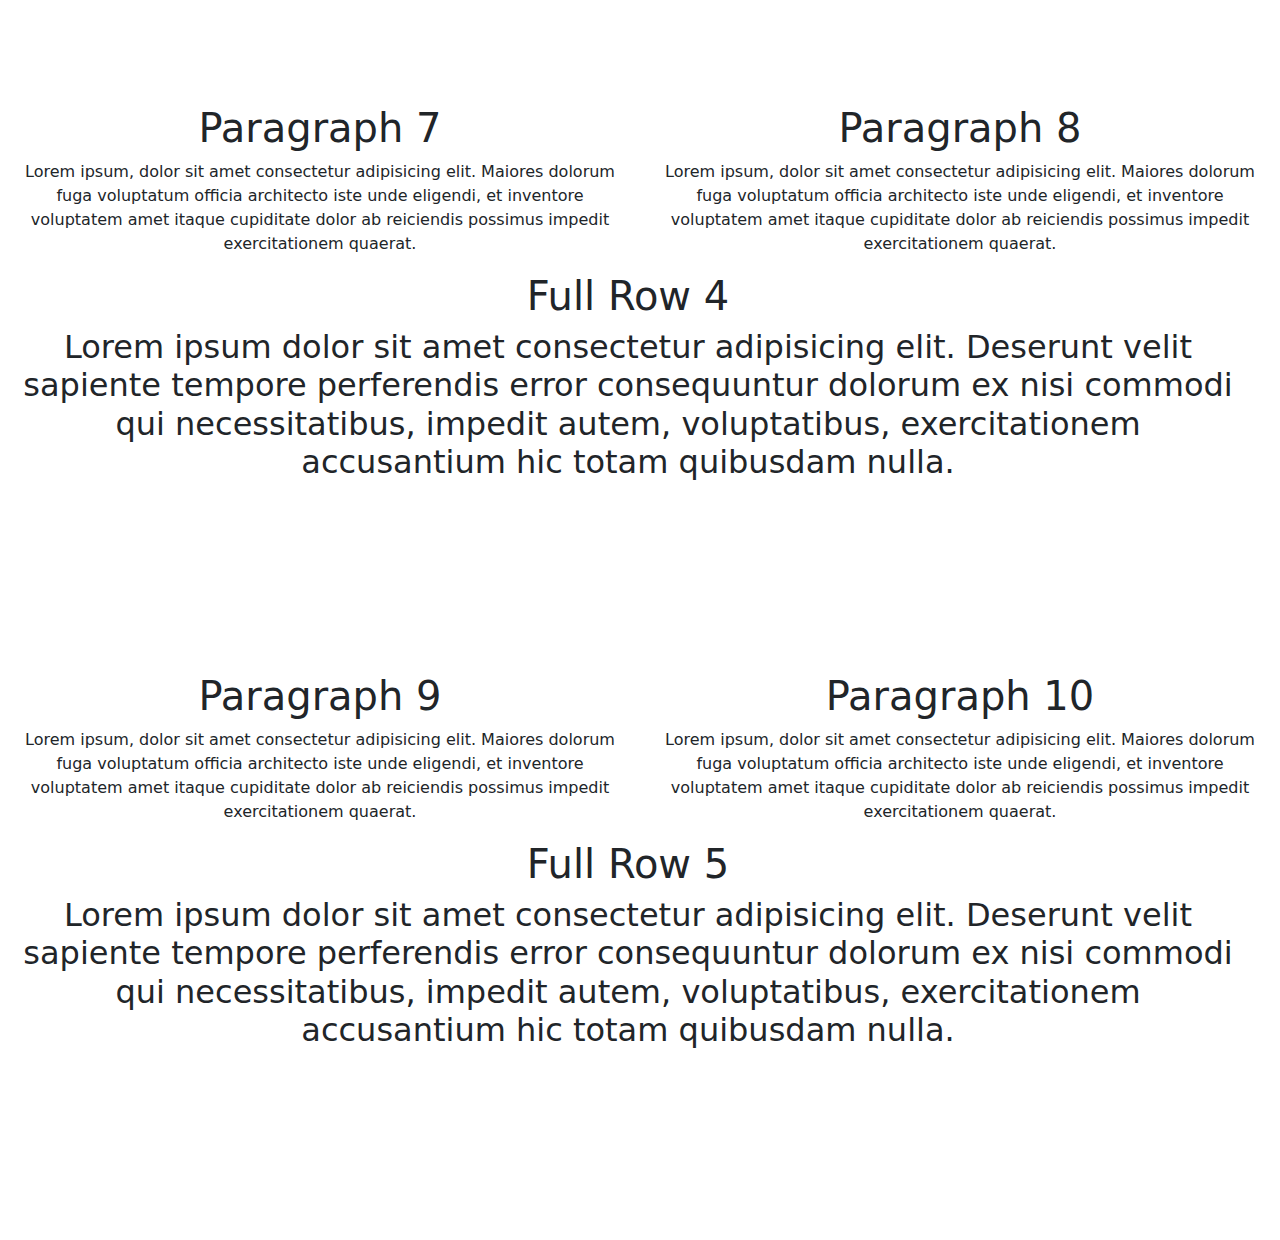
<file: navbars.html>
<!DOCTYPE html>
<html lang="en">

<head>
    <meta charset="utf-8">
    <meta name="viewport" content="width=device-width, initial-scale=1">
    <title>Bootstrap demo</title>
    <link href="https://cdn.jsdelivr.net/npm/bootstrap@5.3.3/dist/css/bootstrap.min.css" rel="stylesheet"
        integrity="sha384-QWTKZyjpPEjISv5WaRU9OFeRpok6YctnYmDr5pNlyT2bRjXh0JMhjY6hW+ALEwIH" crossorigin="anonymous">
    <link rel="stylesheet" href="css/navbars.css">
</head>

<body>

    <nav class="navbar navbar-expand-lg bg-primary-subtle fixed-top">
        <div class="container-fluid">
            <a class="navbar-brand" href="index.html">Kuncken</a>
            <button class="navbar-toggler" type="button" data-bs-toggle="collapse" data-bs-target="#navbarOne"
                aria-controls="navbarOne" aria-expanded="false" aria-label="Toggle navigation">
                <span class="navbar-toggler-icon"></span>
            </button>
            <div class="collapse navbar-collapse" id="navbarOne">
                <ul class="navbar-nav me-auto mb-2 mb-lg-0">
                    <li class="nav-item">
                        <a class="nav-link active" aria-current="page" href="#full1">Full 1</a>
                    </li>
                    <li class="nav-item">
                        <a class="nav-link" href="#full2">Full 2</a>
                    </li>
                    <li class="nav-item dropdown">
                        <a class="nav-link dropdown-toggle" href="#" role="button" data-bs-toggle="dropdown"
                            aria-expanded="false">
                            Dropdown
                        </a>
                        <ul class="dropdown-menu">
                            <li><a class="dropdown-item" href="#full3">Full 3</a></li>
                            <li><a class="dropdown-item" href="#full4">Full 4</a></li>
                            <li>
                                <hr class="dropdown-divider">
                            </li>
                            <li><a class="dropdown-item" href="#full5">Full 5</a></li>
                        </ul>
                    </li>
                </ul>
                <form class="d-flex" role="search">
                    <input class="form-control me-2" type="search" placeholder="Search" aria-label="Search">
                    <button class="btn btn-outline-success" type="submit">Search</button>
                </form>
            </div>
        </div>
    </nav>

    <nav class="navbar navbar-expand-lg bg-gradient fixed-bottom">
        <div class="container-fluid">
            <a class="navbar-brand" href="index.html">Kuncken</a>
            <button class="navbar-toggler" type="button" data-bs-toggle="collapse"
                data-bs-target="#navbarSupportedContent" aria-controls="navbarSupportedContent" aria-expanded="false"
                aria-label="Toggle navigation">
                <span class="navbar-toggler-icon"></span>
            </button>
            <div class="collapse navbar-collapse" id="navbarSupportedContent">
                <ul class="navbar-nav me-auto mb-2 mb-lg-0">
                    <li class="nav-item">
                        <a class="nav-link active" aria-current="page" href="#">Home</a>
                    </li>
                    <li class="nav-item">
                        <a class="nav-link" href="#row1">1</a>
                    </li>
                    <li class="nav-item">
                        <a class="nav-link" href="#row2">2</a>
                    </li>
                    <li class="nav-item">
                        <a class="nav-link" href="#row3">3</a>
                    </li>
                    <li class="nav-item">
                        <a class="nav-link" href="#row4">4</a>
                    </li>
                    <li class="nav-item">
                        <a class="nav-link" href="#row5">5</a>
                    </li>

                </ul>
            </div>
        </div>
    </nav>

    <div class="container-fluid">
        <div id="row1" class="row">
            <div class="col-6">
                <h1>Paragraph 1</h1>
                <p>Lorem ipsum dolor sit amet consectetur adipisicing elit. Rem, officia. Quisquam ratione aut ad.
                    Dignissimos alias voluptas eos, numquam dolorem nemo officiis illo adipisci, recusandae nostrum
                    dolore doloribus ullam in?</p>
            </div>
            <div class="col-6">
                <h1>Paragraph 2</h1>
                <p>Lorem ipsum, dolor sit amet consectetur adipisicing elit. Maiores dolorum fuga voluptatum officia
                    architecto iste unde eligendi, et inventore voluptatem amet itaque cupiditate dolor ab reiciendis
                    possimus impedit exercitationem quaerat.</p>
            </div>
            <div id="full1" class="row">
                <div class="col-12">
                    <h1>Full Row 1</h1>
                    <h2>Lorem ipsum dolor sit amet, consectetur adipisicing elit. Commodi fuga recusandae rerum quaerat
                        quod sed animi debitis. Minus laborum fugiat magni ab sed unde eos maxime. Ad culpa porro
                        expedita!</h2>
                </div>
            </div>
            <div id="row2" class="col-6">
                <h1>Paragraph 3</h1>
                <p>Lorem ipsum, dolor sit amet consectetur adipisicing elit. Maiores dolorum fuga voluptatum officia
                    architecto iste unde eligendi, et inventore voluptatem amet itaque cupiditate dolor ab reiciendis
                    possimus impedit exercitationem quaerat.</p>
            </div>
            <div class="col-6">
                <h1>Paragraph 4</h1>
                <p>Lorem ipsum, dolor sit amet consectetur adipisicing elit. Maiores dolorum fuga voluptatum officia
                    architecto iste unde eligendi, et inventore voluptatem amet itaque cupiditate dolor ab reiciendis
                    possimus impedit exercitationem quaerat.</p>
            </div>
            <div class="row">
                <div id="full2" class="col-12">
                    <h1>Full Row 2</h1>
                    <h2>Lorem ipsum dolor sit amet consectetur adipisicing elit. Deserunt velit sapiente tempore
                        perferendis error consequuntur dolorum ex nisi commodi qui necessitatibus, impedit autem,
                        voluptatibus, exercitationem accusantium hic totam quibusdam nulla.
                    </h2>
                </div>
            </div>
            <div id="row3" class="col-6">
                <h1>Paragraph 5</h1>
                <p>Lorem ipsum, dolor sit amet consectetur adipisicing elit. Maiores dolorum fuga voluptatum officia
                    architecto iste unde eligendi, et inventore voluptatem amet itaque cupiditate dolor ab reiciendis
                    possimus impedit exercitationem quaerat.</p>
            </div>
            <div class="col-6">
                <h1>Paragraph 6</h1>
                <p>Lorem ipsum, dolor sit amet consectetur adipisicing elit. Maiores dolorum fuga voluptatum officia
                    architecto iste unde eligendi, et inventore voluptatem amet itaque cupiditate dolor ab reiciendis
                    possimus impedit exercitationem quaerat.</p>
            </div>
            <div class="row">
                <div id="full3" class="col-12">
                    <h1>Full Row 3</h1>
                    <h2>Lorem ipsum dolor sit amet consectetur adipisicing elit. Deserunt velit sapiente tempore
                        perferendis error consequuntur dolorum ex nisi commodi qui necessitatibus, impedit autem,
                        voluptatibus, exercitationem accusantium hic totam quibusdam nulla.
                    </h2>
                </div>
            </div>

            <div id="row4" class="col-6">
                <h1>Paragraph 7</h1>
                <p>Lorem ipsum, dolor sit amet consectetur adipisicing elit. Maiores dolorum fuga voluptatum officia
                    architecto iste unde eligendi, et inventore voluptatem amet itaque cupiditate dolor ab reiciendis
                    possimus impedit exercitationem quaerat.</p>
            </div>
            <div class="col-6">
                <h1>Paragraph 8</h1>
                <p>Lorem ipsum, dolor sit amet consectetur adipisicing elit. Maiores dolorum fuga voluptatum officia
                    architecto iste unde eligendi, et inventore voluptatem amet itaque cupiditate dolor ab reiciendis
                    possimus impedit exercitationem quaerat.</p>

            </div>
            <div id="full4" class="row">
                <div class="col-12">
                    <h1>Full Row 4</h1>
                    <h2>Lorem ipsum dolor sit amet consectetur adipisicing elit. Deserunt velit sapiente tempore
                        perferendis error consequuntur dolorum ex nisi commodi qui necessitatibus, impedit autem,
                        voluptatibus, exercitationem accusantium hic totam quibusdam nulla.
                    </h2>
                </div>
            </div>

            <div id="row5" class="col-6">
                <h1>Paragraph 9</h1>
                <p>Lorem ipsum, dolor sit amet consectetur adipisicing elit. Maiores dolorum fuga voluptatum officia
                    architecto iste unde eligendi, et inventore voluptatem amet itaque cupiditate dolor ab reiciendis
                    possimus impedit exercitationem quaerat.</p>
            </div>
            <div class="col-6">
                <h1>Paragraph 10</h1>
                <p>Lorem ipsum, dolor sit amet consectetur adipisicing elit. Maiores dolorum fuga voluptatum officia
                    architecto iste unde eligendi, et inventore voluptatem amet itaque cupiditate dolor ab reiciendis
                    possimus impedit exercitationem quaerat.</p>
            </div>
            <div class="row">
                <div id="full5" class="col-12">
                    <h1>Full Row 5</h1>
                    <h2>Lorem ipsum dolor sit amet consectetur adipisicing elit. Deserunt velit sapiente tempore
                        perferendis error consequuntur dolorum ex nisi commodi qui necessitatibus, impedit autem,
                        voluptatibus, exercitationem accusantium hic totam quibusdam nulla.</h2>

                </div>
            </div>

        </div>
    </div>

    <script src="https://cdn.jsdelivr.net/npm/bootstrap@5.3.3/dist/js/bootstrap.bundle.min.js"
        integrity="sha384-YvpcrYf0tY3lHB60NNkmXc5s9fDVZLESaAA55NDzOxhy9GkcIdslK1eN7N6jIeHz"
        crossorigin="anonymous"></script>
</body>

</html>
</file>
<file: css/buttons.css>
.black-bg {
    background-color: black;
  }
  
  .btn-primary{
      background-color: aqua;
  }
  
  .btn-secondary{
      background-color: cornflowerblue
  }
  
  .btn-success{
      background-color: blue;
  }
  
  .btn-danger{
      background-color: salmon
  }
  
  .btn-warning{
   background-color: darkturquoise
  }
  
  .btn-primary1{
      background: rgb(2,0,36);
      background: linear-gradient(90deg, rgba(2,0,36,1) 0%, rgba(230,192,219,1) 35%, rgba(0,212,255,1) 100%);}
  
  .btn-secondary2{
      background: rgb(2,0,36);
  background: linear-gradient(90deg, rgba(2,0,36,1) 0%, rgba(185,223,187,1) 35%, rgba(0,212,255,1) 100%);
  }
  
  .btn-success3{
      background: rgb(131,58,180);
  background: linear-gradient(90deg, rgba(131,58,180,1) 0%, rgba(253,29,29,1) 50%, rgba(252,176,69,1) 100%);
  }
  
  .btn-danger4{
      background: rgb(238,174,202);
  background: radial-gradient(circle, rgba(238,174,202,1) 0%, rgba(148,187,233,1) 100%);
  }
  
  .btn-warning5{
      background: rgb(238,174,202);
  background: radial-gradient(circle, rgba(238,174,202,1) 0%, rgba(233,148,148,1) 100%);
  }
  
  .button1 {
    display: flex;
    justify-content: center;
    align-items: center;
    padding: 10px 15px;
    gap: 15px;
    background-color: #007ACC;
    outline: 3px #007ACC solid;
    outline-offset: -3px;
    border-radius: 5px;
    border: none;
    cursor: pointer;
    transition: 400ms;
  }
  
  .button1 .text {
    color: white;
    font-weight: 700;
    font-size: 1em;
    transition: 400ms;
  }
  
  .button1 svg path {
    transition: 400ms;
  }
  
  .button1:hover {
    background-color: transparent;
  }
  
  .button1:hover .text {
    color: #007ACC;
  }
  
  .button1:hover svg path {
    fill: #007ACC;
  }
  
  .button2 {
    display: flex;
    justify-content: center;
    align-items: center;
    padding: 10px 15px;
    gap: 15px;
    background-color: #03c6d7;
    outline: 3px #03c6d7 solid;
    outline-offset: -3px;
    border-radius: 5px;
    border: none;
    cursor: pointer;
    transition: 400ms;
  }
  
  .button2 .text {
    color: white;
    font-weight: 700;
    font-size: 1em;
    transition: 400ms;
  }
  
  .button2 svg path {
    transition: 400ms;
  }
  
  .button2:hover {
    background-color: transparent;
  }
  
  .button2:hover .text {
    color: #007ACC;
  }
  
  .button3 {
    transform: rotate(-25deg) skew(25deg);
    transform-style: preserve-3d;
    position: relative;
    list-style: none;
    width: 100px;
    height: 32px;
    border: none;
    background: transparent;
    font-family: inherit;
    cursor: pointer;
  }
  
  .button3:before {
    content: '';
    position: absolute;
    bottom: -10px;
    left: -5px;
    width: 100%;
    height: 10px;
    background: #2a2a2a;
    transform: skewX(-41deg);
  }
  
  .button3:after {
    content: '';
    position: absolute;
    top: 5px;
    left: -9px;
    width: 9px;
    height: 100%;
    background: #2a2a2a;
    transform: skewY(-49deg);
  }
  
  .button3 span {
    position: absolute;
    top: 0;
    left: 0;
    width: 100%;
    height: 100%;
    background: #2a2a2a;
    color: #fff;
    font-size: 25px;
    transition: 1.1s ease-out;
  }
  
  .button3:hover span {
    z-index: 1000;
    transition: .3s;
    color: #fff;
  }
  
  .button3:hover span:nth-child(5) {
    transform: translate(40px, -40px);
    opacity: 1;
  }
  
  .button3:hover span:nth-child(4) {
    transform: translate(30px, -30px);
    opacity: .8;
  }
  
  .button3:hover span:nth-child(3) {
    transform: translate(20px, -20px);
    opacity: .6;
  }
  
  .button3:hover span:nth-child(2) {
    transform: translate(10px, -10px);
    opacity: .4;
  }
  
  .button3:hover span:nth-child(1) {
    transform: translate(0px, 0px);
    opacity: .2;
  }
  
  .button3:active span:nth-child(5) {
    transform: translate(20px, -20px);
    opacity: 1;
  }
  
  .button3:active span:nth-child(4) {
    transform: translate(15px, -15px);
  }
  
  .button3:active span:nth-child(3) {
    transform: translate(10px, -10px);
  }
  
  .button3:active span:nth-child(2) {
    transform: translate(5px, -5px);
  }
  
  .button3:active span:nth-child(1) {
    transform: translate(0px, 0px);
  }
  
  .button3:nth-child(1):hover span {
    background: #52E19F;
  }
  
  .button4 {
    position: relative;
    display: flex;
    align-items: center;
    justify-content: center;
    gap: 5px;
    padding: 15px 20px;
    background-color: #212121;
    border: none;
    font: inherit;
    color: #e8e8e8;
    font-size: 20px;
    font-weight: 600;
    border-radius: 50px;
    cursor: not-allowed;
    overflow: hidden;
    transition: all 0.3s ease cubic-bezier(0.23, 1, 0.320, 1);
  }
  
  .button4 span {
    position: relative;
    z-index: 2;
    display: flex;
    align-items: center;
  }
  
  .button4::before {
    position: absolute;
    content: '';
    width: 100%;
    height: 100%;
    translate: 0 105%;
    background-color: #F53844;
    transition: all 0.3s cubic-bezier(0.23, 1, 0.320, 1);
  }
  
  .button4 svg {
    width: 32px;
    height: 32px;
    fill: #F53844;
    transition: all 0.3s cubic-bezier(0.23, 1, 0.320, 1);
  }
  
  .button4:hover {
    animation: shake 0.2s linear 1;
  }
  
  .button4:hover::before {
    translate: 0 0;
  }
  
  .button4:hover svg {
    fill: #e8e8e8;
  }
  
  @keyframes shake {
    0% {
      rotate: 0deg;
    }
  
    33% {
      rotate: 10deg;
    }
  
    66% {
      rotate: -10deg;
    }
  
    100% {
      rotate: 10deg;
    }
  }
  
    .toggle > div {
      position: relative;
      padding: 10px;
      width: 150px;
      height: 75px;
      border-radius: 50px;
      box-shadow: 0 -1px 1px 0 rgba(0, 0, 0, .5), 0px 1px 1px 0 rgba(255, 255, 255, 1);
      background: rgb(189, 191, 193);
      background: linear-gradient(to bottom, rgba(189, 191, 193, 1) 0%, rgba(249, 251, 254, 1) 100%);
    }
    
    .toggle > div > input[type=checkbox] {
      position: absolute;
      opacity: 0;
      top: -3px;
      left: 17px;
      width: 130px;
      height: 55px;
      z-index: 5;
    }
    
    .toggle > div > input[type=checkbox] ~ div {
      width: 130px;
      height: 55px;
      border-radius: 50px;
      border: 1px solid #979797;
      box-shadow: inset 5px 0 0 0 rgba(0, 0, 0, .1), inset -5px 0 0 0 rgba(0, 0, 0, .1), inset -6px 0 0 0 rgba(255, 255, 255, .5), inset -4px 6px 11px -5px rgba(0, 0, 0, .2), inset 1px 1px 0 0 rgba(255, 255, 255, 1), -6px 4px 11px -7px rgba(0, 0, 0, .5);
      background: rgb(253, 252, 251);
      background: linear-gradient(to right, rgba(253, 252, 251, 1) 37%, rgba(229, 229, 229, 1) 61%);
    }
    
    .toggle > div > input[type=checkbox]:checked ~ div {
      box-shadow: inset -5px 0 0 0 rgba(0, 0, 0, .1), inset 5px 0 0 0 rgba(0, 0, 0, .1), inset 6px 0 0 0 rgba(255, 255, 255, .5), inset -4px 6px 11px -5px rgba(0, 0, 0, .2), inset 1px 1px 0 0 rgba(255, 255, 255, 1), -6px 4px 11px -7px rgba(0, 0, 0, .5);
      background: rgb(229, 229, 229);
      background: linear-gradient(to right, rgba(229, 229, 229, 1) 39%, rgba(253, 252, 251, 1) 63%);
    }
    
    .toggle > div > input[type=checkbox] ~ div:before {
      content: attr(data-unchecked);
      display: block;
      position: absolute;
      border-radius: 10px;
      top: 27px;
      left: 30px;
    }
    
    .toggle > div > input[type=checkbox] ~ div:after {
      content: attr(data-checked);
      color: #df0000;
      text-shadow: 0 1px 0 #fff, 0px 0 7px #df0000;
      filter: dropshadow(color=#df0000, offx=0, offy=0);
      display: block;
      position: absolute;
      border-radius: 10px;
      top: 27px;
      left: 100px;
    }
    
    .toggle > div > input[type=checkbox]:checked ~ div:before {
      color: #119400;
      text-shadow: 0 1px 0 #fff, 0px 0 7px #007a08;
      filter: dropshadow(color=#007a08, offx=0, offy=0);
    }
    
    .toggle > div > input[type=checkbox]:checked ~ div:after {
      color: #000;
      text-shadow: none;
      filter: dropshadow(none);
    }
  
    /* From uiverse.io by @alshahwan */
  /* From uiverse.io by @alshahwan */
  .button5 {
    background-color: #fff;
    border: 1px solid #0077b5;
    padding: 5px;
    position: relative;
    width: 7.2em;
    height: 2em;
    transition: 0.5s;
    font-size: 17px;
    border-radius: 0.4em;
  }
  
  .button5 p {
    position: absolute;
    top: 0.4em;
    left: 1.2em;
    margin: 0;
    padding: 0;
    transition: .5s;
    color: #0077b5;
  }
  
  .button5 svg {
    position: absolute;
    top: 0.45em;
    right: 0.5em;
    margin: 0;
    padding: 0;
    opacity: 0;
    transition: 0.5s;
    height: 1em;
    fill: #fff
  }
  
  .button5:hover p {
    left: 0.6em;
    color: #fff
  }
  
  .button5:hover svg {
    opacity: 1;
  }
  
  .button5:hover {
    background-color: #0077b5;
  }
  
  .button6 {
    display: flex;
    align-items: center;
    justify-content: center;
    gap: 10px;
    padding: 0 10px;
    color: white;
    text-shadow: 2px 2px rgb(116, 116, 116);
    text-transform: uppercase;
    cursor: pointer;
    border: solid 2px black;
    letter-spacing: 1px;
    font-weight: 600;
    font-size: 17px;
    background-color: hsl(49deg 98% 60%);
    border-radius: 50px;
    position: relative;
    overflow: hidden;
    transition: all 0.5s ease;
  }
  
  .button6:active {
    transform: scale(0.9);
    transition: all 100ms ease;
  }
  
  .button6 svg {
    transition: all 0.5s ease;
    z-index: 2;
  }
  
  .play {
    transition: all 0.5s ease;
    transition-delay: 300ms;
  }
  
  .button6:hover svg {
    transform: scale(3) translate(50%);
  }
  
  .now {
    position: absolute;
    left: 0;
    transform: translateX(-100%);
    transition: all 0.5s ease;
    z-index: 2;
  }
  
  .button6:hover .now {
    transform: translateX(10px);
    transition-delay: 300ms;
  }
  
  .button6:hover .play {
    transform: translateX(200%);
    transition-delay: 300ms;
  }
  
  .button7,.button7::after {
    padding: 10px 50px;
    font-size: 20px;
    border: none;
    border-radius: 5px;
    color: white;
    background-color: transparent;
    position: relative;
  }
  
  .button7::after {
    --move1: inset(50% 50% 50% 50%);
    --move2: inset(31% 0 40% 0);
    --move3: inset(39% 0 15% 0);
    --move4: inset(45% 0 40% 0);
    --move5: inset(45% 0 6% 0);
    --move6: inset(14% 0 61% 0);
    clip-path: var(--move1);
    content: 'GLITCH';
    position: absolute;
    top: 0;
    left: 0;
    right: 0;
    bottom: 0;
    display: block;
  }
  
  .button7:hover::after {
    animation: glitch_4011 1s;
    text-shadow: 10 10px 10px black;
    animation-timing-function: steps(2, end);
    text-shadow: -3px -3px 0px #1df2f0, 3px 3px 0px #E94BE8;
    background-color: transparent;
    border: 3px solid rgb(0, 255, 213);
  }
  
  .button7:hover {
    text-shadow: -1px -1px 0px #1df2f0, 1px 1px 0px #E94BE8;
  }
  
  .button7:hover {
    background-color: transparent;
    border: 1px solid rgb(0, 255, 213);
    box-shadow: 0px 10px 10px -10px rgb(0, 255, 213);
  }
  
  @keyframes glitch_4011 {
    0% {
      clip-path: var(--move1);
      transform: translate(0px,-10px);
    }
  
    10% {
      clip-path: var(--move2);
      transform: translate(-10px,10px);
    }
  
    20% {
      clip-path: var(--move3);
      transform: translate(10px,0px);
    }
  
    30% {
      clip-path: var(--move4);
      transform: translate(-10px,10px);
    }
  
    40% {
      clip-path: var(--move5);
      transform: translate(10px,-10px);
    }
  
    50% {
      clip-path: var(--move6);
      transform: translate(-10px,10px);
    }
  
    60% {
      clip-path: var(--move1);
      transform: translate(10px,-10px);
    }
  
    70% {
      clip-path: var(--move3);
      transform: translate(-10px,10px);
    }
  
    80% {
      clip-path: var(--move2);
      transform: translate(10px,-10px);
    }
  
    90% {
      clip-path: var(--move4);
      transform: translate(-10px,10px);
    }
  
    100% {
      clip-path: var(--move1);
      transform: translate(0);
    }
  }
  
  .button8 {
    border: none;
    display: flex;
    padding: 0.75rem 1.5rem;
    background-color: #488aec;
    color: #ffffff;
    font-size: 0.75rem;
    line-height: 1rem;
    font-weight: 700;
    cursor: pointer;
    text-align: center;
    text-transform: uppercase;
    vertical-align: middle;
    align-items: center;
    border-radius: 0.5rem;
    user-select: none;
    gap: 0.75rem;
    box-shadow: 0 4px 6px -1px #488aec31, 0 2px 4px -1px #488aec17;
    transition: all 0.6s ease;
  }
  
  .button8:hover {
    box-shadow: 0 10px 15px -3px #488aec4f, 0 4px 6px -2px #488aec17;
  }
  
  .button8:focus,
  .button8:active {
    opacity: 0.85;
    box-shadow: none;
  }
  
  .button8 svg {
    width: 1.25rem;
    height: 1.25rem;
  }
  
  .button9 {
    position: relative;
    height: 50px;
    padding: 0 30px;
    border: 2px solid #000;
    background: #e8e8e8;
    user-select: none;
    white-space: nowrap;
    transition: all .05s linear;
    font-family: inherit;
   }
   
   .button9:before, .button9:after {
    content: "";
    position: absolute;
    background: #e8e8e8;
    transition: all .2s linear;
   }
   
   .button9:before {
    width: calc(100% + 6px);
    height: calc(100% - 16px);
    top: 8px;
    left: -3px;
   }
   
   .button9:after {
    width: calc(100% - 16px);
    height: calc(100% + 6px);
    top: -3px;
    left: 8px;
   }
   
   .button9:hover {
    cursor: crosshair;
   }
   
   .button9:active {
    transform: scale(0.95);
   }
   
   .button9:hover:before {
    height: calc(100% - 32px);
    top: 16px;
   }
   
   .button9:hover:after {
    width: calc(100% - 32px);
    left: 16px;
   }
   
   .button9 span {
    font-size: 15px;
    z-index: 3;
    position: relative;
    font-weight: 600;
   }
</file>
<file: css/cards.css>
.card{
    margin: auto !important;
}

.card1 {
    margin-left: -1rem;
    margin-right: -1rem;
    display: flex;
    flex-wrap: wrap;
    align-items: stretch;
    margin-bottom: 2rem;
    width: 320px;
    display: flex;
    flex-direction: column;
    border-radius: 0.25rem;
    background-color: rgba(17, 24, 39, 1);
    padding: 1.5rem;
  }
  
  .header {
    display: flex;
    flex-direction: column;
  }
  
  .title {
    font-size: 1.5rem;
    line-height: 2rem;
    font-weight: 700;
    color: #fff
  }
  
  .price {
    font-size: 3.75rem;
    line-height: 1;
    font-weight: 700;
    color: #fff
  }
  
  .desc {
    margin-top: 0.75rem;
    margin-bottom: 0.75rem;
    line-height: 1.625;
    color: rgba(156, 163, 175, 1);
  }
  
  .lists {
    margin-bottom: 1.5rem;
    flex: 1 1 0%;
    color: rgba(156, 163, 175, 1);
  }
  
  .lists .list {
    margin-bottom: 0.5rem;
    display: flex;
    margin-left: 0.5rem
  }
  
  .lists .list svg {
    height: 1.5rem;
    width: 1.5rem;
    flex-shrink: 0;
    margin-right: 0.5rem;
    color: rgba(167, 139, 250, 1);
  }
  
  .action {
    border: none;
    outline: none;
    display: inline-block;
    border-radius: 0.25rem;
    background-color: rgba(167, 139, 250, 1);
    padding-left: 1.25rem;
    padding-right: 1.25rem;
    padding-top: 0.75rem;
    padding-bottom: 0.75rem;
    text-align: center;
    font-weight: 600;
    letter-spacing: 0.05em;
    color: rgba(17, 24, 39, 1);
  }

  .card2 {
    overflow: visible;
    width: 190px;
    height: 254px;
  }
  
  .content {
    width: 100%;
    height: 100%;
    transform-style: preserve-3d;
    transition: transform 300ms;
    box-shadow: 0px 0px 10px 1px #000000ee;
    border-radius: 5px;
  }
  
  .front, .back {
    background-color: #151515;
    position: absolute;
    width: 100%;
    height: 100%;
    backface-visibility: hidden;
    -webkit-backface-visibility: hidden;
    border-radius: 5px;
    overflow: hidden;
  }
  
  .back {
    width: 100%;
    height: 100%;
    justify-content: center;
    display: flex;
    align-items: center;
    overflow: hidden;
  }
  
  .back::before {
    position: absolute;
    content: ' ';
    display: block;
    width: 160px;
    height: 160%;
    background: linear-gradient(90deg, transparent, #ff9966, #ff9966, #ff9966, #ff9966, transparent);
    animation: rotation_481 5000ms infinite linear;
  }
  
  .back-content {
    position: absolute;
    width: 99%;
    height: 99%;
    background-color: #151515;
    border-radius: 5px;
    color: white;
    display: flex;
    flex-direction: column;
    justify-content: center;
    align-items: center;
    gap: 30px;
  }
  
  .card2:hover .content {
    transform: rotateY(180deg);
  }
  
  @keyframes rotation_481 {
    0% {
      transform: rotateZ(0deg);
    }
  
    0% {
      transform: rotateZ(360deg);
    }
  }
  
  .front {
    transform: rotateY(180deg);
    color: white;
  }
  
  .front .front-content {
    position: absolute;
    width: 100%;
    height: 100%;
    padding: 10px;
    display: flex;
    flex-direction: column;
    justify-content: space-between;
  }
  
  .front-content .badge {
    background-color: #00000055;
    padding: 2px 10px;
    border-radius: 10px;
    backdrop-filter: blur(2px);
    width: fit-content;
  }
  
  .description {
    box-shadow: 0px 0px 10px 5px #00000088;
    width: 100%;
    padding: 10px;
    background-color: #00000099;
    backdrop-filter: blur(5px);
    border-radius: 5px;
  }
  
  .title {
    font-size: 11px;
    max-width: 100%;
    display: flex;
    justify-content: space-between;
  }
  
  .title p {
    width: 50%;
  }
  
  .card2-footer {
    color: #ffffff88;
    margin-top: 5px;
    font-size: 8px;
  }
  
  .front .img {
    position: absolute;
    width: 100%;
    height: 100%;
    object-fit: cover;
    object-position: center;
  }
  
  .circle {
    width: 90px;
    height: 90px;
    border-radius: 50%;
    background-color: #ffbb66;
    position: relative;
    filter: blur(15px);
    animation: floating 2600ms infinite linear;
  }
  
  #bottom {
    background-color: #ff8866;
    left: 50px;
    top: 0px;
    width: 150px;
    height: 150px;
    animation-delay: -800ms;
  }
  
  #right {
    background-color: #ff2233;
    left: 160px;
    top: -80px;
    width: 30px;
    height: 30px;
    animation-delay: -1800ms;
  }
  
  @keyframes floating {
    0% {
      transform: translateY(0px);
    }
  
    50% {
      transform: translateY(10px);
    }
  
    100% {
      transform: translateY(0px);
    }
  }
.card-footer{
  font-size: small;
}

.card2 {
  overflow: visible;
  width: 190px;
  height: 254px;
}

.content {
  width: 100%;
  height: 100%;
  transform-style: preserve-3d;
  transition: transform 300ms;
  box-shadow: 0px 0px 10px 1px #000000ee;
  border-radius: 5px;
}

.front, .back {
  background-color: #151515;
  position: absolute;
  width: 100%;
  height: 100%;
  backface-visibility: hidden;
  -webkit-backface-visibility: hidden;
  border-radius: 5px;
  overflow: hidden;
}

.back {
  width: 100%;
  height: 100%;
  justify-content: center;
  display: flex;
  align-items: center;
  overflow: hidden;
}

.back::before {
  position: absolute;
  content: ' ';
  display: block;
  width: 160px;
  height: 160%;
  background: linear-gradient(90deg, transparent, #ff9966, #ff9966, #ff9966, #ff9966, transparent);
  animation: rotation_481 5000ms infinite linear;
}

.back-content {
  position: absolute;
  width: 99%;
  height: 99%;
  background-color: #151515;
  border-radius: 5px;
  color: white;
  display: flex;
  flex-direction: column;
  justify-content: center;
  align-items: center;
  gap: 30px;
}

.card2:hover .content {
  transform: rotateY(180deg);
}

@keyframes rotation_481 {
  0% {
    transform: rotateZ(0deg);
  }

  0% {
    transform: rotateZ(360deg);
  }
}

.front {
  transform: rotateY(180deg);
  color: white;
}

.front .front-content {
  position: absolute;
  width: 100%;
  height: 100%;
  padding: 10px;
  display: flex;
  flex-direction: column;
  justify-content: space-between;
}

.front-content .badge {
  background-color: #00000055;
  padding: 2px 10px;
  border-radius: 10px;
  backdrop-filter: blur(2px);
  width: fit-content;
}

.description {
  box-shadow: 0px 0px 10px 5px #00000088;
  width: 100%;
  padding: 10px;
  background-color: #00000099;
  backdrop-filter: blur(5px);
  border-radius: 5px;
}

.title {
  font-size: 11px;
  max-width: 100%;
  display: flex;
  justify-content: space-between;
}

.title p {
  width: 50%;
}

.card2-footer {
  color: #ffffff88;
  margin-top: 5px;
  font-size: 8px;
}

.front .img {
  position: absolute;
  width: 100%;
  height: 100%;
  object-fit: cover;
  object-position: center;
}

.circle {
  width: 90px;
  height: 90px;
  border-radius: 50%;
  background-color: #ffbb66;
  position: relative;
  filter: blur(15px);
  animation: floating 2600ms infinite linear;
}

#bottom {
  background-color: #ff8866;
  left: 50px;
  top: 0px;
  width: 150px;
  height: 150px;
  animation-delay: -800ms;
}

#right {
  background-color: #ff2233;
  left: 160px;
  top: -80px;
  width: 30px;
  height: 30px;
  animation-delay: -1800ms;
}

@keyframes floating {
  0% {
    transform: translateY(0px);
  }

  50% {
    transform: translateY(10px);
  }

  100% {
    transform: translateY(0px);
  }
}
.card5 {
  width: 230px;
  border-radius: 20px;
  background: #1b233d;
  padding: 5px;
  overflow: hidden;
  box-shadow: rgba(100, 100, 111, 0.2) 0px 7px 20px 0px;
  transition: transform 0.5s cubic-bezier(0.175, 0.885, 0.32, 1.275);
}

.card5:hover {
  transform: scale(1.05);
}

.card5 .top-section {
  height: 150px;
  border-radius: 15px;
  display: flex;
  flex-direction: column;
  background: linear-gradient(45deg, rgb(4, 159, 187) 0%, rgb(80, 246, 255) 100%);
  position: relative;
}

.card5 .top-section .border {
  border-bottom-right-radius: 10px;
  height: 30px;
  width: 130px;
  background: white;
  background: #1b233d;
  position: relative;
  transform: skew(-40deg);
  box-shadow: -10px -10px 0 0 #1b233d;
}

.card5 .top-section .border::before {
  content: "";
  position: absolute;
  width: 15px;
  height: 15px;
  top: 0;
  right: -15px;
  background: rgba(255, 255, 255, 0);
  border-top-left-radius: 10px;
  box-shadow: -5px -5px 0 2px #1b233d;
}

.card5 .top-section::before {
  content: "";
  position: absolute;
  top: 30px;
  left: 0;
  background: rgba(255, 255, 255, 0);
  height: 15px;
  width: 15px;
  border-top-left-radius: 15px;
  box-shadow: -5px -5px 0 2px #1b233d;
}

.card5 .top-section .icons {
  position: absolute;
  top: 0;
  width: 100%;
  height: 30px;
  display: flex;
  justify-content: space-between;
}

.card5 .top-section .icons .logo {
  height: 100%;
  aspect-ratio: 1;
  padding: 7px 0 7px 15px;
}

.card5 .top-section .icons .logo .top-section {
  height: 100%;
}

.card5 .top-section .icons .social-media {
  height: 100%;
  padding: 8px 15px;
  display: flex;
  gap: 7px;
}

.card5 .top-section .icons .social-media .svg {
  height: 100%;
  fill: #1b233d;
}

.card5 .top-section .icons .social-media .svg:hover {
  fill: white;
}

.card5 .bottom-section {
  margin-top: 15px;
  padding: 10px 5px;
}

.card5 .bottom-section .title {
  display: block;
  font-size: 17px;
  font-weight: bolder;
  color: white;
  text-align: center;
  letter-spacing: 2px;
}

.card5 .bottom-section .row {
  display: flex;
  justify-content: space-between;
  margin-top: 20px;
}

.card5 .bottom-section .row .item {
  flex: 30%;
  text-align: center;
  padding: 5px;
  color: rgba(170, 222, 243, 0.721);
}

.card5 .bottom-section .row .item .big-text {
  font-size: 12px;
  display: block;
}

.card5 .bottom-section .row .item .regular-text {
  font-size: 9px;
}

.card5 .bottom-section .row .item:nth-child(2) {
  border-left: 1px solid rgba(255, 255, 255, 0.126);
  border-right: 1px solid rgba(255, 255, 255, 0.126);
}
</file>
<file: css/navbars.css>
.bg-gradient{
background: rgb(63,94,251);
background: radial-gradient(circle, rgba(63,94,251,1) 0%, rgba(252,70,107,1) 100%) !important;
}

.row{
    min-height: 400px;
    text-align: center;
}
</file>
